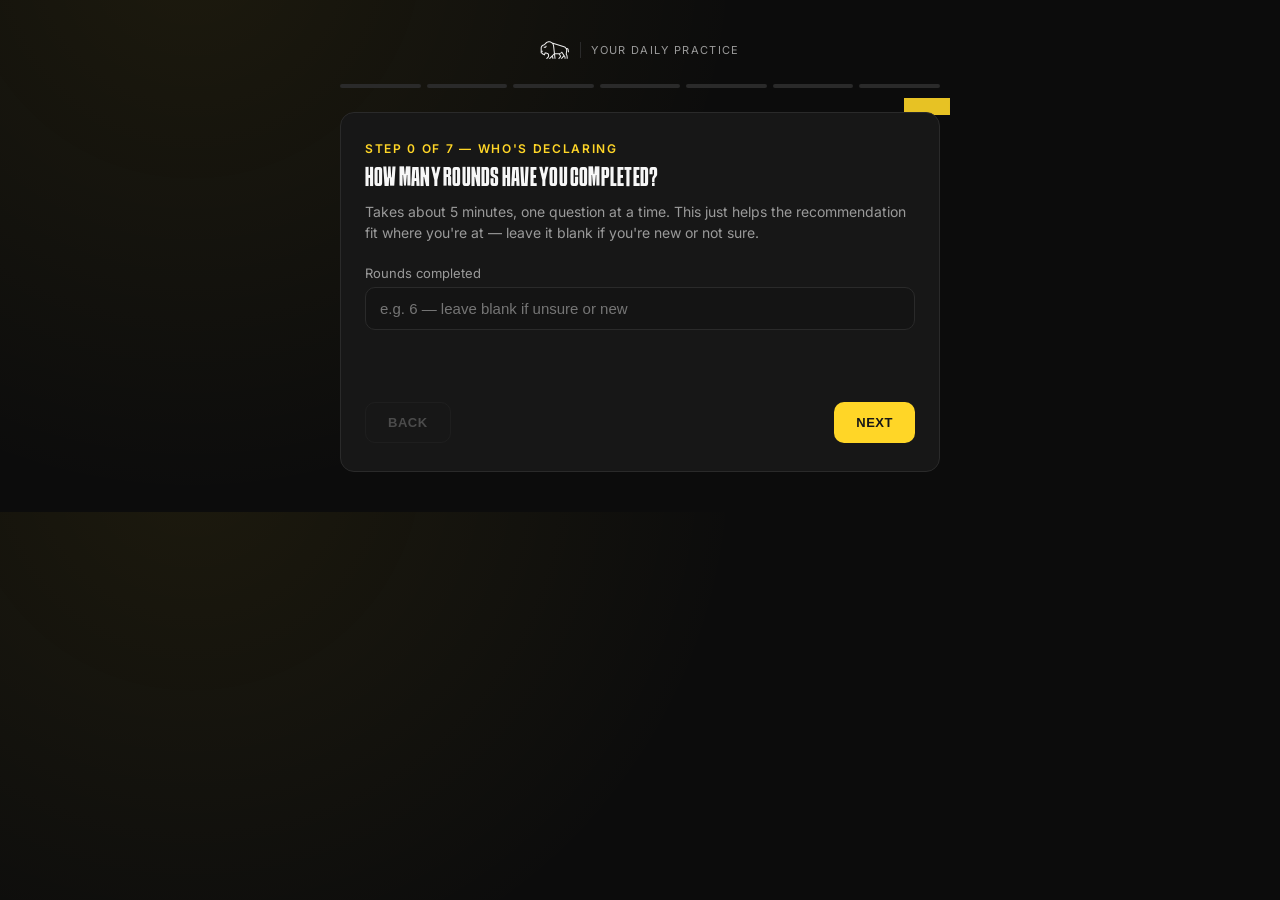
<file: index.html>
<!DOCTYPE html>
<html lang="en">
<head>
<meta charset="UTF-8">
<meta name="viewport" content="width=device-width, initial-scale=1.0">
<title>Your Daily Practice</title>
<link rel="preconnect" href="https://fonts.googleapis.com">
<link rel="preconnect" href="https://fonts.gstatic.com" crossorigin>
<link href="https://fonts.googleapis.com/css2?family=Inter:wght@400;500;600;700&display=swap" rel="stylesheet">
<style>
  @font-face {
    font-family: 'Schabo Condensed';
    src: url('assets/SCHABO-Condensed.woff2') format('woff2');
    font-weight: 400;
    font-style: normal;
  }
  :root {
    --black: #171717;
    --bg: #0c0c0c;
    --surface: #171717;
    --border: #2a2a2a;
    --gold: #ffd627;
    --white: #ffffff;
    --text: #f7f7f7;
    --muted: #9a9a9a;
  }
  * { box-sizing: border-box; }
  body {
    margin: 0;
    background: var(--bg);
    background-image:
      radial-gradient(circle at 15% -10%, rgba(255, 214, 39, 0.07), transparent 45%);
    color: var(--text);
    font-family: 'Inter', -apple-system, BlinkMacSystemFont, "Segoe UI", Helvetica, Arial, sans-serif;
    display: flex;
    justify-content: center;
    padding: 40px 16px;
  }
  .wrap { width: 100%; max-width: 600px; }
  .brand-header {
    display: flex;
    align-items: center;
    justify-content: center;
    gap: 10px;
    margin-bottom: 24px;
  }
  .brand-header img { height: 20px; opacity: 0.92; }
  .brand-header .divider { width: 1px; height: 16px; background: var(--border); }
  .brand-header .tagline {
    font-size: 11px;
    letter-spacing: 0.12em;
    text-transform: uppercase;
    color: var(--muted);
  }
  .card-wrap { position: relative; }
  .yellow-accent {
    position: absolute;
    width: 46px;
    opacity: 0.9;
    top: -14px;
    right: -10px;
    z-index: 0;
    pointer-events: none;
  }
  .progress {
    display: flex;
    gap: 6px;
    margin-bottom: 24px;
  }
  .dot {
    flex: 1;
    height: 4px;
    border-radius: 2px;
    background: var(--border);
    transition: background 0.2s;
  }
  .dot.active { background: var(--gold); }
  .card {
    position: relative;
    background: var(--surface);
    border: 1px solid var(--border);
    border-radius: 14px;
    padding: 28px 24px;
    min-height: 360px;
    display: flex;
    flex-direction: column;
    overflow: hidden;
  }
  .step-label {
    font-size: 12px;
    text-transform: uppercase;
    letter-spacing: 0.14em;
    font-weight: 600;
    color: var(--gold);
    margin-bottom: 8px;
  }
  .sub-progress {
    font-size: 12px;
    color: var(--muted);
    margin-bottom: 2px;
  }
  h1 {
    font-family: 'Schabo Condensed', 'Inter', sans-serif;
    font-weight: 400;
    letter-spacing: 0.01em;
    font-size: 24px;
    line-height: 1.28;
    margin: 0 0 6px 0;
    text-transform: uppercase;
  }
  h1 .hl { color: var(--gold); }
  p.sub {
    color: var(--muted);
    font-size: 14px;
    margin: 0 0 22px 0;
    line-height: 1.5;
  }
  .content { flex: 1; }
  .f-list { display: flex; flex-direction: column; gap: 16px; }
  .f-row {
    padding: 10px 0 14px 0;
    border-bottom: 1px solid var(--border);
  }
  .f-row:last-child { border-bottom: none; }
  .f-top {
    display: grid;
    grid-template-columns: 110px 1fr;
    align-items: center;
    gap: 12px;
    margin-bottom: 8px;
  }
  .f-name { font-size: 14px; font-weight: 600; }
  .other-name-input {
    background: #141414;
    border: 1px solid var(--border);
    border-radius: 6px;
    color: var(--text);
    padding: 4px 8px;
    font-size: 13px;
    font-weight: 600;
    width: 110px;
  }
  .seg {
    display: flex;
    border: 1px solid var(--border);
    border-radius: 8px;
    overflow: hidden;
  }
  .seg button {
    flex: 1;
    background: transparent;
    border: none;
    color: var(--muted);
    font-size: 12px;
    padding: 8px 4px;
    cursor: pointer;
    border-right: 1px solid var(--border);
  }
  .seg button:last-child { border-right: none; }
  .seg button.sel {
    background: var(--gold);
    color: #171717;
    font-weight: 600;
  }
  .how-so {
    width: 100%;
    background: #141414;
    border: 1px solid var(--border);
    border-radius: 8px;
    color: var(--text);
    padding: 8px 10px;
    font-size: 13px;
  }
  .how-so::placeholder { color: #6b6b6b; }
  .big-rating-row { display: flex; flex-direction: column; gap: 20px; }
  .seg-large { display: flex; border: 1px solid var(--border); border-radius: 10px; overflow: hidden; }
  .seg-large button {
    flex: 1;
    background: transparent;
    border: none;
    color: var(--muted);
    font-size: 13px;
    padding: 16px 6px;
    cursor: pointer;
    border-right: 1px solid var(--border);
  }
  .seg-large button:last-child { border-right: none; }
  .seg-large button.sel { background: var(--gold); color: #171717; font-weight: 700; }
  .followup-label {
    font-size: 13px;
    color: var(--gold);
    margin-bottom: 8px;
    line-height: 1.4;
  }
  .how-so-large {
    width: 100%;
    background: #141414;
    border: 1px solid var(--border);
    border-radius: 10px;
    color: var(--text);
    padding: 12px 14px;
    font-size: 14px;
  }
  .how-so-large::placeholder { color: #6b6b6b; }
  .text-link {
    background: none;
    border: none;
    color: var(--gold);
    font-size: 13px;
    font-weight: 600;
    cursor: pointer;
    padding: 0;
    margin-top: 8px;
  }
  .mini-toggle-row {
    display: flex;
    align-items: center;
    justify-content: space-between;
    gap: 12px;
    background: #141414;
    border: 1px solid var(--border);
    border-radius: 10px;
    padding: 10px 14px;
    margin-bottom: 14px;
  }
  .mini-toggle-label { font-size: 13px; color: var(--muted); }
  .gap-list { display: flex; flex-direction: column; gap: 8px; }
  .gap-option {
    background: #141414;
    border: 1px solid var(--border);
    border-radius: 10px;
    padding: 14px 16px;
    cursor: pointer;
    font-size: 14px;
    text-align: left;
  }
  .gap-option .tag {
    display: inline-block;
    font-size: 11px;
    color: var(--muted);
    margin-left: 8px;
  }
  .gap-option .note {
    display: block;
    font-size: 12px;
    color: var(--muted);
    margin-top: 4px;
  }
  .gap-option.sel {
    border-color: var(--gold);
    background: rgba(255, 214, 39, 0.08);
  }
  .gap-hint {
    font-size: 12px;
    color: var(--muted);
    margin-bottom: 12px;
  }
  .add-own-row {
    display: flex;
    gap: 8px;
    margin-top: 10px;
  }
  .add-own-row input {
    margin-bottom: 0;
    flex: 1;
  }
  .add-own-row button {
    background: transparent;
    border: 1px solid var(--border);
    color: var(--gold);
    border-radius: 8px;
    padding: 0 16px;
    cursor: pointer;
    font-size: 13px;
    font-weight: 700;
  }
  input[type=text], input[type=time] {
    width: 100%;
    background: #141414;
    border: 1px solid var(--border);
    border-radius: 10px;
    color: var(--text);
    padding: 12px 14px;
    font-size: 15px;
    margin-bottom: 14px;
  }
  select {
    background: #141414;
    border: 1px solid var(--border);
    border-radius: 10px;
    color: var(--text);
    padding: 12px 8px;
    font-size: 14px;
  }
  label.field-label {
    display: block;
    font-size: 13px;
    color: var(--muted);
    margin-bottom: 6px;
  }
  .nn-row {
    display: grid;
    grid-template-columns: 1fr 90px;
    align-items: center;
    gap: 10px;
    padding: 10px 0;
    border-bottom: 1px solid var(--border);
  }
  .nn-row:last-child { border-bottom: none; }
  .nn-text {
    background: #141414;
    border: 1px solid var(--border);
    border-radius: 8px;
    color: var(--text);
    padding: 8px 10px;
    font-size: 13px;
    width: 100%;
  }
  .nn-toggle {
    display: flex;
    border: 1px solid var(--border);
    border-radius: 8px;
    overflow: hidden;
  }
  .nn-toggle button {
    flex: 1;
    background: transparent;
    border: none;
    color: var(--muted);
    font-size: 12px;
    padding: 8px 4px;
    cursor: pointer;
  }
  .nn-toggle button.sel-in { background: var(--gold); color: #171717; font-weight: 700; }
  .nn-toggle button.sel-out { background: #3a1f1f; color: #ff8080; font-weight: 700; }
  .remove-x {
    background: none;
    border: none;
    color: #6b6b6b;
    cursor: pointer;
    font-size: 16px;
    padding: 0 6px;
  }
  .reset-item {
    display: flex;
    gap: 8px;
    align-items: center;
    margin-bottom: 8px;
  }
  .reset-item input { margin-bottom: 0; flex: 1; }
  .btn-row {
    display: flex;
    justify-content: space-between;
    margin-top: 24px;
  }
  button.nav {
    background: var(--gold);
    color: #171717;
    border: none;
    border-radius: 10px;
    padding: 12px 22px;
    font-size: 13px;
    font-weight: 700;
    letter-spacing: 0.04em;
    text-transform: uppercase;
    cursor: pointer;
    transition: transform 0.12s, box-shadow 0.12s;
  }
  button.nav:not(:disabled):not(.secondary):hover {
    box-shadow: 0 0 0 3px rgba(255, 214, 39, 0.18);
  }
  button.nav.secondary {
    background: transparent;
    color: var(--muted);
    border: 1px solid var(--border);
  }
  button.nav:disabled {
    opacity: 0.4;
    cursor: not-allowed;
  }
  .payoff-heading {
    font-size: 13px;
    color: var(--gold);
    text-transform: uppercase;
    letter-spacing: 0.06em;
    margin-bottom: 6px;
  }
  .result-block {
    background: #141414;
    border: 1px solid var(--border);
    border-radius: 10px;
    padding: 16px;
    margin-bottom: 14px;
  }
  .result-label {
    font-size: 11px;
    text-transform: uppercase;
    letter-spacing: 0.06em;
    color: var(--gold);
    margin-bottom: 6px;
  }
  .result-value {
    font-size: 16px;
    line-height: 1.4;
  }
  .directive {
    background: rgba(255, 214, 39, 0.1);
    border: 1px solid var(--gold);
    border-radius: 10px;
    padding: 14px 16px;
    font-size: 13px;
    line-height: 1.5;
    margin-top: 4px;
  }
</style>
</head>
<body>
<div class="wrap">
  <div class="brand-header">
    <img src="assets/mwod-logo-white.svg" alt="MWOD">
    <div class="divider"></div>
    <div class="tagline">Your Daily Practice</div>
  </div>
  <div class="progress" id="progress"></div>
  <div class="card-wrap">
    <img class="yellow-accent" src="assets/hero-yellow-shape-1.svg" alt="">
    <div class="card" id="card"></div>
  </div>
</div>

<script>
const CORE_AREAS = ["Fitness","Food","Family","Friends","Faith","Work","Frenemies","Money","Projects","Relationships","Phone"];
const RATING_LABELS = {
  "Fitness": ["Absent","Inconsistent","Strong"],
  "Food": ["Careless","Inconsistent","Clean"],
  "Family": ["Distant","Inconsistent","Present"],
  "Friends": ["Isolated","Inconsistent","Connected"],
  "Faith": ["Dormant","Inconsistent","Grounded"],
  "Work": ["Behind","Treading Water","On Top Of It"],
  "Frenemies": ["Overexposed","Managing","Protected"],
  "Money": ["Avoiding It","Inconsistent","In Control"],
  "Projects": ["Stalled","Moving","On Track"],
  "Relationships": ["Neglected","Inconsistent","Invested"],
  "Phone": ["Out Of Control","Some Control","Disciplined"]
};
function ratingLabelsFor(key) {
  return RATING_LABELS[key] || ["Absent","Inconsistent","Strong"];
}
function areaFollowUpPrompt(rating) {
  if (rating === "strong") return "What made that work?";
  if (rating === "inconsistent") return "What made it hit and miss?";
  if (rating === "absent") return "What got in the way?";
  return "How so?";
}
const DEFAULT_NON_NEGOTIABLES = [
  { text: "Sleep — 7+ hrs average per week, no phone in bed", status: "in" },
  { text: "Hydration — 90+ oz of water every day", status: "in" },
  { text: "Nutrition — eat clean: meat, vegetables, nuts, seeds, some fruit; avoid processed food and added sugar", status: "in" },
  { text: "Movement — 1+ hr workout, 6 days a week", status: "in" },
  { text: "Check-ins — check in with your community 6 days a week", status: "in" }
];

const state = {
  fRatings: {},
  fHowSo: {},
  fSubIndex: 0,
  showAddArea: false,
  customAreas: [],
  gapPicks: [],
  practices: {},
  time: "",
  anchor: "",
  backupTime: "",
  backupAnchor: "",
  nonNegotiables: DEFAULT_NON_NEGOTIABLES.map(x => ({...x})),
  resetItems: ["No alcohol", "No processed food", "No refined sugar"],
  resetMonth: "", resetDay: "", resetYear: "",
  email: "",
  roundCount: "",  // completed rounds, filled in after lookup
  returningAfterGap: false  // true | false
};
let step = 0;
const TOTAL_STEPS = 7;

function allAreaKeys() {
  return [...CORE_AREAS, ...state.customAreas];
}
function labelFor(key) { return key; }

function renderProgress() {
  const el = document.getElementById("progress");
  el.innerHTML = "";
  for (let i = 1; i <= TOTAL_STEPS; i++) {
    const d = document.createElement("div");
    d.className = "dot" + (i <= step ? " active" : "");
    el.appendChild(d);
  }
}

function setRating(f, val) { state.fRatings[f] = val; render(); }
function setHowSo(f, val) { state.fHowSo[f] = val; }

function addCustomArea() {
  const input = document.getElementById("customAreaInput");
  const val = input.value.trim();
  if (val && !allAreaKeys().includes(val)) {
    state.customAreas.push(val);
    state.showAddArea = false;
    render();
  }
}

function toggleGap(f) {
  const idx = state.gapPicks.indexOf(f);
  if (idx >= 0) state.gapPicks.splice(idx, 1);
  else if (state.gapPicks.length < 5) state.gapPicks.push(f);
  render();
}

function setPracticeField(key, field, val) {
  if (!state.practices[key]) state.practices[key] = { practice: "", doneDefinition: "", amount: "" };
  state.practices[key][field] = val;
  updateNavButton();
}

function toggleNN(idx) {
  state.nonNegotiables[idx].status = state.nonNegotiables[idx].status === "in" ? "out" : "in";
  render();
}
function setNNText(idx, val) { state.nonNegotiables[idx].text = val; }
function removeNN(idx) { state.nonNegotiables.splice(idx, 1); render(); }
function addNN() {
  const input = document.getElementById("newNNInput");
  const val = input.value.trim();
  if (val) { state.nonNegotiables.push({ text: val, status: "in" }); render(); }
}

function setResetItem(idx, val) { state.resetItems[idx] = val; }
function addResetItem() {
  state.resetItems.push("");
  render();
}
function removeResetItem(idx) { state.resetItems.splice(idx, 1); render(); }
function syncResetDate() { updateNavButton(); render(); }

function canAdvance() {
  if (step === 0) return true; // round count is optional
  if (step === 1) {
    const keys = allAreaKeys();
    const key = keys[Math.min(state.fSubIndex, keys.length - 1)];
    return !!state.fRatings[key];
  }
  if (step === 2) return state.gapPicks.length > 0;
  if (step === 3) return true; // non-negotiables always have defaults
  if (step === 4) return state.gapPicks.every(k => {
    const p = state.practices[k];
    return p && p.practice.trim().length > 0 && p.doneDefinition.trim().length > 0 && p.amount.trim().length > 0;
  });
  if (step === 5) return !!state.time && state.anchor.trim().length > 0;
  if (step === 6) return !!state.backupTime && state.backupAnchor.trim().length > 0;
  if (step === 7) return !!(state.resetMonth && state.resetDay && state.resetYear) && state.resetItems.some(r => r.trim().length > 0);
  return true;
}
function updateNavButton() {
  const btn = document.getElementById("nextBtn");
  if (btn) btn.disabled = !canAdvance();
}
function next() {
  if (!canAdvance()) return;
  if (step === 1) {
    const keys = allAreaKeys();
    if (state.fSubIndex < keys.length - 1) { state.fSubIndex++; render(); return; }
    step = 2; render(); return;
  }
  if (step <= TOTAL_STEPS) { step++; render(); }
}
function back() {
  if (step === 1) {
    if (state.fSubIndex > 0) { state.fSubIndex--; render(); }
    else { step = 0; render(); }
    return;
  }
  if (step === 2) {
    step = 1;
    state.fSubIndex = Math.max(0, allAreaKeys().length - 1);
    render();
    return;
  }
  if (step > 0) { step--; render(); }
}

function setReturningGap(val) { state.returningAfterGap = val; render(); }

function renderStep0() {
  return `
    <div class="step-label">Step 0 of 7 — Who's Declaring</div>
    <h1>How many rounds have you completed?</h1>
    <p class="sub">Takes about 5 minutes, one question at a time. This just helps the recommendation fit where you're at — leave it blank if you're new or not sure.</p>
    <div class="content">
      <label class="field-label">Rounds completed</label>
      <input type="text" placeholder="e.g. 6 — leave blank if unsure or new" value="${state.roundCount}" oninput="state.roundCount=this.value; render();">
    </div>
  `;
}

function renderStep1() {
  const keys = allAreaKeys();
  const idx = Math.min(state.fSubIndex, keys.length - 1);
  const key = keys[idx];
  const rating = state.fRatings[key] || "";
  const [lo, mid, hi] = ratingLabelsFor(key);
  const followUp = rating ? `
    <div>
      <label class="followup-label">${areaFollowUpPrompt(rating)}</label>
      <input type="text" class="how-so-large" placeholder="Say it plainly — one sentence is plenty." value="${state.fHowSo[key]||''}" oninput="setHowSo('${key}', this.value)">
    </div>
  ` : "";
  const addBox = idx === keys.length - 1 ? (
    state.showAddArea
      ? `
        <div class="add-own-row" style="margin-top:18px;">
          <input type="text" id="customAreaInput" placeholder="Name the area (e.g. Sleep, Phone)">
          <button onclick="addCustomArea()">+ Add</button>
        </div>
      `
      : `<button class="text-link" onclick="state.showAddArea=true; render();">+ Track another area</button>`
  ) : "";
  return `
    <div class="step-label">Look Back</div>
    <div class="sub-progress">Question ${idx + 1} of ${keys.length}</div>
    <h1>Recently, how's <span class="hl">${key}</span> actually gone?</h1>
    <p class="sub">Rate what really happened — not how you wish it went.</p>
    <div class="content">
      <div class="big-rating-row">
        <div class="seg-large">
          <button class="${rating==='absent'?'sel':''}" onclick="setRating('${key}','absent')">${lo}</button>
          <button class="${rating==='inconsistent'?'sel':''}" onclick="setRating('${key}','inconsistent')">${mid}</button>
          <button class="${rating==='strong'?'sel':''}" onclick="setRating('${key}','strong')">${hi}</button>
        </div>
        ${followUp}
      </div>
      ${addBox}
    </div>
  `;
}

function tenureNudge() {
  if (state.returningAfterGap === true) {
    return `<div class="directive">You're coming back after time away — that resets the clock, regardless of how many rounds you've done before. Lean toward 1–2. Rebuild the streak before you rebuild the list.</div>`;
  }
  const n = parseInt(state.roundCount, 10);
  if (isNaN(n)) return "";
  if (n <= 1) return `<div class="directive">You're new to this. Lean toward picking just 1 — maybe 2. Consistency beats a long list right now.</div>`;
  if (n <= 3) return `<div class="directive">A few rounds in. 1–2 is still a solid move — no need to max it out to prove something.</div>`;
  return "";
}

function renderStep2() {
  const keys = allAreaKeys();
  const flagged = keys.filter(k => state.fRatings[k] === "inconsistent" || state.fRatings[k] === "absent");
  const list = flagged.length ? flagged : keys.filter(k => state.fRatings[k]);
  return `
    <div class="step-label">Step 2 of 7 — Course Correct</div>
    <h1>Where's the gap between who you're trying to become and what you actually did?</h1>
    <p class="sub gap-hint">Pick 1 to 5 to put yourself on the hook for.</p>
    <div class="mini-toggle-row">
      <span class="mini-toggle-label">Coming back after time off?</span>
      <div class="seg" style="max-width:140px;">
        <button class="${state.returningAfterGap===true?'sel':''}" onclick="setReturningGap(true)">Yes</button>
        <button class="${state.returningAfterGap===false?'sel':''}" onclick="setReturningGap(false)">No</button>
      </div>
    </div>
    ${tenureNudge()}
    <div class="content">
      <div class="gap-list">
        ${list.map(k => `
          <div class="gap-option ${state.gapPicks.includes(k)?'sel':''}" onclick="toggleGap('${k}')">
            ${labelFor(k)} <span class="tag">${state.fRatings[k]||''}</span>
            ${state.fHowSo[k] ? `<span class="note">${state.fHowSo[k]}</span>` : ''}
          </div>
        `).join("")}
      </div>
    </div>
  `;
}

function renderStep3() {
  return `
    <div class="step-label">Step 3 of 7 — Non-Negotiables</div>
    <h1>These are the things you never miss, no matter what.</h1>
    <p class="sub">Suggested defaults below. Edit any of them, mark In or Out, or remove and add your own.</p>
    <div class="content">
      <div class="f-list">
        ${state.nonNegotiables.map((nn, i) => `
          <div class="nn-row">
            <input type="text" class="nn-text" value="${nn.text.replace(/"/g,'&quot;')}" oninput="setNNText(${i}, this.value)">
            <div style="display:flex; align-items:center; gap:6px;">
              <div class="nn-toggle">
                <button class="${nn.status==='in'?'sel-in':''}" onclick="setNNText(${i}, document.querySelectorAll('.nn-text')[${i}].value); state.nonNegotiables[${i}].status='in'; render();">In</button>
                <button class="${nn.status==='out'?'sel-out':''}" onclick="setNNText(${i}, document.querySelectorAll('.nn-text')[${i}].value); state.nonNegotiables[${i}].status='out'; render();">Out</button>
              </div>
              <button class="remove-x" onclick="removeNN(${i})">✕</button>
            </div>
          </div>
        `).join("")}
      </div>
      <div class="add-own-row">
        <input type="text" id="newNNInput" placeholder="Add your own non-negotiable">
        <button onclick="addNN()">+ Add</button>
      </div>
    </div>
  `;
}

function practiceBlock(key) {
  const p = state.practices[key] || { practice: "", doneDefinition: "", amount: "" };
  return `
    <div class="f-row">
      <div class="f-name" style="margin-bottom:10px;">${labelFor(key)}</div>
      <label class="field-label">The practice</label>
      <input type="text" placeholder="e.g. 20 min walk before checking my phone" value="${p.practice}" oninput="setPracticeField('${key}','practice',this.value)">
      <label class="field-label">How will you know you've done it?</label>
      <input type="text" placeholder="e.g. I logged it / it happened outside" value="${p.doneDefinition}" oninput="setPracticeField('${key}','doneDefinition',this.value)">
      <label class="field-label">For how long, or how much?</label>
      <input type="text" placeholder="e.g. 20 minutes, or 1hr, 10am-5pm" value="${p.amount}" oninput="setPracticeField('${key}','amount',this.value)">
    </div>
  `;
}

function renderStep4() {
  const areas = state.gapPicks.map(labelFor).join(" & ") || "this area";
  return `
    <div class="step-label">Step 4 of 7 — Name The Practice</div>
    <h1>Name a daily habit for ${areas}.</h1>
    <p class="sub">Each one needs a little friction in it — not something you're already coasting on.</p>
    <div class="content">
      ${state.gapPicks.map(k => practiceBlock(k)).join("")}
    </div>
  `;
}

function renderStep5() {
  return `
    <div class="step-label">Step 5 of 7 — When</div>
    <h1>What actual time does this happen?</h1>
    <p class="sub">Tie it to something already fixed in your day.</p>
    <div class="content">
      <label class="field-label">Time</label>
      <input type="time" value="${state.time}" oninput="state.time=this.value; updateNavButton();">
      <label class="field-label">Tied to</label>
      <input type="text" placeholder="e.g. right after I pour my coffee" value="${state.anchor}" oninput="state.anchor=this.value; updateNavButton();">
    </div>
  `;
}

function renderStep6() {
  return `
    <div class="step-label">Step 6 of 7 — When It Breaks</div>
    <h1>Your day will get knocked off track sometimes. Decide the backup now.</h1>
    <p class="sub">If today goes sideways, what's the backup time to still get this done?</p>
    <div class="content">
      <label class="field-label">Backup time</label>
      <input type="time" value="${state.backupTime}" oninput="state.backupTime=this.value; updateNavButton();">
      <label class="field-label">Tied to</label>
      <input type="text" placeholder="e.g. right before I go to bed" value="${state.backupAnchor}" oninput="state.backupAnchor=this.value; updateNavButton();">
    </div>
  `;
}

function addDays(dateStr, days) {
  const d = new Date(dateStr + "T00:00:00");
  d.setDate(d.getDate() + days);
  return d;
}
function formatDate(d) {
  return d.toLocaleDateString('en-US', { weekday: 'long', month: 'long', day: 'numeric' });
}
const MONTH_NAMES = ["January","February","March","April","May","June","July","August","September","October","November","December"];

function renderStep7() {
  let rangeHtml = "";
  let resetDate = "";
  if (state.resetMonth && state.resetDay && state.resetYear) {
    resetDate = `${state.resetYear}-${String(state.resetMonth).padStart(2,'0')}-${String(state.resetDay).padStart(2,'0')}`;
    const start = new Date(resetDate + "T00:00:00");
    const end = addDays(resetDate, 27);
    rangeHtml = `<div class="directive">Put this on your calendar now: <strong>${formatDate(start)}</strong> through <strong>${formatDate(end)}</strong>. Four complete, consecutive weeks. No exceptions.</div>`;
  }
  const monthOpts = MONTH_NAMES.map((m,i) => `<option value="${i+1}" ${Number(state.resetMonth)===i+1?'selected':''}>${m}</option>`).join("");
  const dayOpts = Array.from({length:31}, (_,i)=>i+1).map(d => `<option value="${d}" ${Number(state.resetDay)===d?'selected':''}>${d}</option>`).join("");
  const yearOpts = [26,27,28].map(y => `<option value="20${y}" ${Number(state.resetYear)===2000+y?'selected':''}>'${y}</option>`).join("");
  return `
    <div class="step-label">Step 7 of 7 — The Reset</div>
    <h1>Pick 4 consecutive weeks this quarter to live at full strength — no exceptions.</h1>
    <p class="sub">Suggested defaults below. Edit them to whatever full-strength means for you.</p>
    <div class="content">
      ${state.resetItems.map((item, i) => `
        <div class="reset-item">
          <input type="text" value="${item.replace(/"/g,'&quot;')}" oninput="setResetItem(${i}, this.value)" placeholder="e.g. No alcohol">
          <button class="remove-x" onclick="removeResetItem(${i})">✕</button>
        </div>
      `).join("")}
      <div class="add-own-row" style="margin-bottom:16px;">
        <button onclick="addResetItem()" style="flex:none;">+ Add another</button>
      </div>
      <label class="field-label">Start date</label>
      <div style="display:flex; gap:8px;">
        <select onchange="state.resetMonth=this.value; syncResetDate();">
          <option value="">Month</option>${monthOpts}
        </select>
        <select onchange="state.resetDay=this.value; syncResetDate();">
          <option value="">Day</option>${dayOpts}
        </select>
        <select onchange="state.resetYear=this.value; syncResetDate();">
          <option value="">Year</option>${yearOpts}
        </select>
      </div>
      ${rangeHtml}
    </div>
  `;
}

function renderResult() {
  const baselineKeys = allAreaKeys().filter(k => state.fRatings[k]);
  const baselineDetails = baselineKeys.map(k => {
    const rating = state.fRatings[k];
    const note = state.fHowSo[k] ? ` — ${state.fHowSo[k]}` : " — (nothing noted)";
    return `<strong>${labelFor(k)}</strong> (${rating})${note}`;
  }).join("<br>");
  const gapDetails = state.gapPicks.map(k => {
    const rating = state.fRatings[k];
    const note = state.fHowSo[k] ? ` — ${state.fHowSo[k]}` : "";
    return `${labelFor(k)}: ${rating}${note}`;
  }).join("<br>");
  let resetRangeText = "—";
  if (state.resetMonth && state.resetDay && state.resetYear) {
    const resetDate = `${state.resetYear}-${String(state.resetMonth).padStart(2,'0')}-${String(state.resetDay).padStart(2,'0')}`;
    const start = new Date(resetDate + "T00:00:00");
    const end = addDays(resetDate, 27);
    resetRangeText = `${formatDate(start)} → ${formatDate(end)}`;
  }
  const nnIn = state.nonNegotiables.filter(nn => nn.status === "in");
  const nnOut = state.nonNegotiables.filter(nn => nn.status === "out");

  return `
    <div class="payoff-heading">Your Daily Practice — Locked In</div>
    <h1>Here's what you just committed to.</h1>
    <p class="sub">Save it, screenshot it, put it somewhere you'll actually see it.</p>
    <div class="content">
      <div class="result-block">
        <div class="result-label">Look Back</div>
        <div class="result-value" style="font-size:14px;">${baselineDetails}</div>
      </div>
      <div class="result-block">
        <div class="result-label">Non-Negotiables</div>
        <div class="result-value" style="font-size:14px;">
          ${nnIn.map(nn => `✓ ${nn.text}`).join("<br>")}
          ${nnOut.length ? `<br><span style="color:var(--muted);">Out: ${nnOut.map(nn=>nn.text).join(', ')}</span>` : ''}
        </div>
      </div>
      <div class="result-block">
        <div class="result-label">Course Correction</div>
        <div class="result-value">${gapDetails}</div>
      </div>
      ${state.gapPicks.map(k => {
        const p = state.practices[k] || { practice: "", doneDefinition: "", amount: "" };
        return `
        <div class="result-block">
          <div class="result-label">Practice — ${labelFor(k)}</div>
          <div class="result-value">${p.practice}</div>
          <div class="result-value" style="margin-top:6px; font-size:13px; color: var(--muted);">Done when: ${p.doneDefinition} — ${p.amount}</div>
        </div>
      `;
      }).join("")}
      <div class="result-block">
        <div class="result-label">When</div>
        <div class="result-value">${state.time || "—"} · ${state.anchor}</div>
      </div>
      <div class="result-block">
        <div class="result-label">When It Breaks</div>
        <div class="result-value">${state.backupTime || "—"} · ${state.backupAnchor}</div>
      </div>
      <div class="result-block">
        <div class="result-label">The Reset — 4 Weeks</div>
        <div class="result-value">${resetRangeText}</div>
        <div class="result-value" style="margin-top:6px; font-size:13px; color: var(--muted);">${state.resetItems.filter(r=>r.trim()).join(' · ')}</div>
      </div>
    </div>
    <div class="btn-row">
      <button class="nav secondary" onclick="step=1; state.fSubIndex=0; render();">Start Over</button>
      <div></div>
    </div>
  `;
}

function render() {
  renderProgress();
  const card = document.getElementById("card");
  let html = "";
  if (step === 0) html = renderStep0();
  else if (step === 1) html = renderStep1();
  else if (step === 2) html = renderStep2();
  else if (step === 3) html = renderStep3();
  else if (step === 4) html = renderStep4();
  else if (step === 5) html = renderStep5();
  else if (step === 6) html = renderStep6();
  else if (step === 7) html = renderStep7();
  else html = renderResult();

  if (step <= TOTAL_STEPS) {
    html += `
      <div class="btn-row">
        <button class="nav secondary" onclick="back()" ${step===0?'disabled':''}>Back</button>
        <button class="nav primary" id="nextBtn" onclick="next()" ${canAdvance()?'':'disabled'}>${step===TOTAL_STEPS?'See My Practice':'Next'}</button>
      </div>
    `;
  }
  card.innerHTML = html;
}

render();
</script>
</body>
</html>
</file>
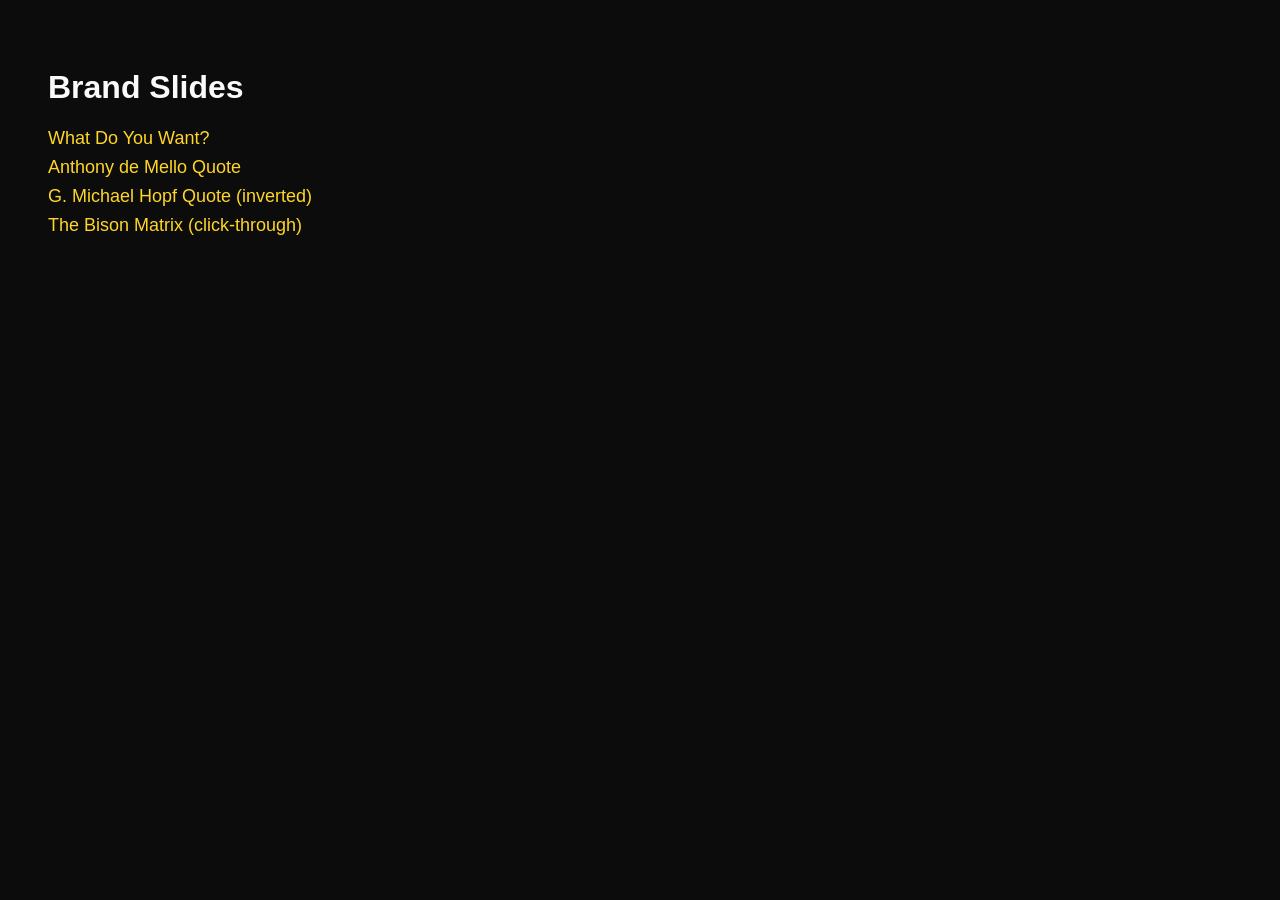
<file: slides/index.html>
<!DOCTYPE html>
<html><head><meta charset="UTF-8"><title>Brand Slides</title>
<style>
  body{background:#0c0c0c;color:#fafafa;font-family:sans-serif;padding:40px;}
  a{color:#ffd627;display:block;margin:8px 0;font-size:18px;text-decoration:none;}
  a:hover{text-decoration:underline;}
</style></head>
<body>
<h1>Brand Slides</h1>
<a href="/slides/slide-what-do-you-want.html">What Do You Want?</a>
<a href="/slides/slide-de-mello-quote.html">Anthony de Mello Quote</a>
<a href="/slides/slide-hopf-quote.html">G. Michael Hopf Quote (inverted)</a>
<a href="/slides/slide-bison-matrix.html">The Bison Matrix (click-through)</a>
</body></html>
</file>
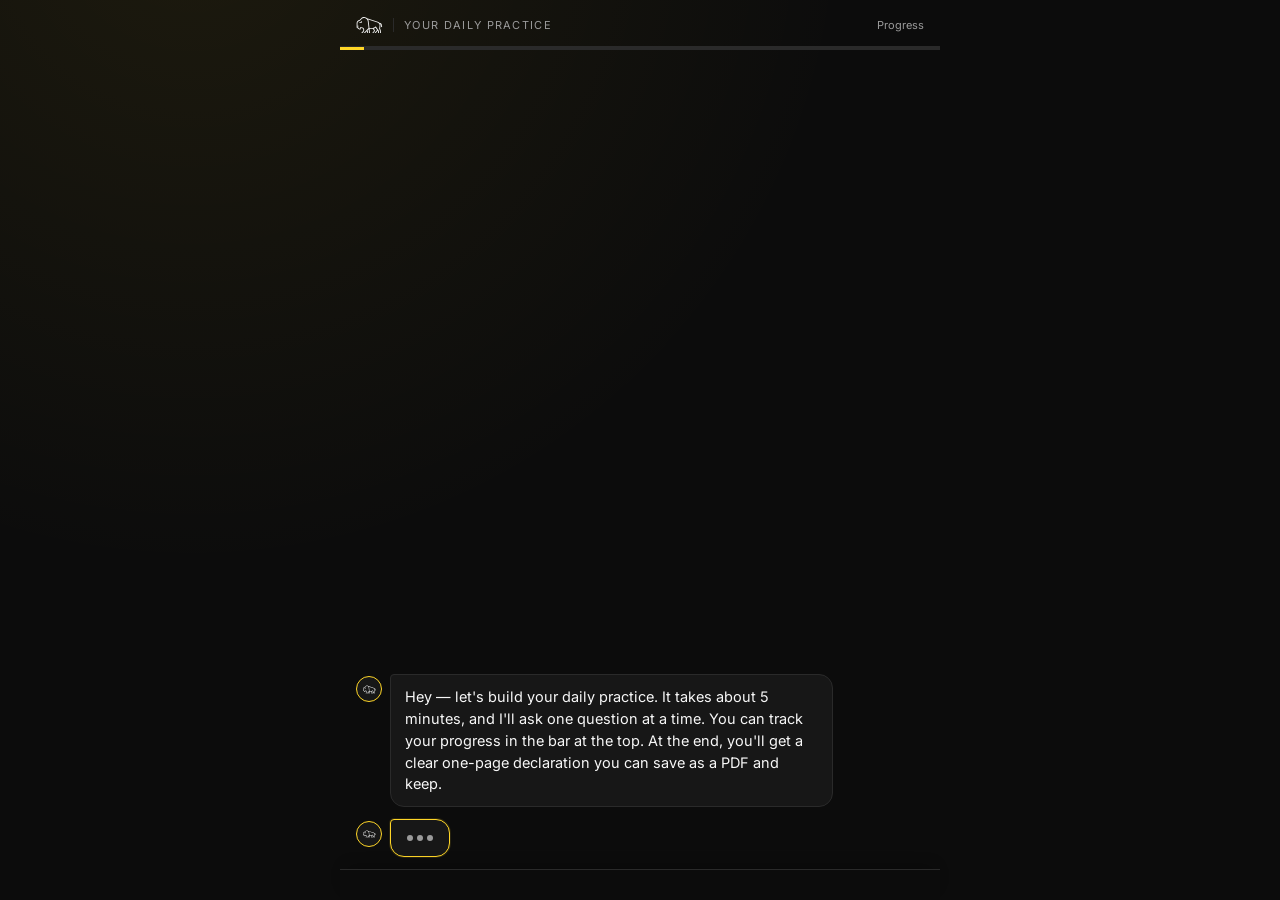
<file: chat.html>
<!DOCTYPE html>
<html lang="en">
<head>
<meta charset="UTF-8">
<meta name="viewport" content="width=device-width, initial-scale=1.0, maximum-scale=1.0, viewport-fit=cover">
<title>Your Daily Practice</title>
<link rel="preconnect" href="https://fonts.googleapis.com">
<link rel="preconnect" href="https://fonts.gstatic.com" crossorigin>
<link href="https://fonts.googleapis.com/css2?family=Inter:wght@400;500;600;700&display=swap" rel="stylesheet">
<style>
  @font-face {
    font-family: 'Schabo Condensed';
    src: url('assets/SCHABO-Condensed.woff2') format('woff2');
    font-weight: 400;
    font-style: normal;
  }
  :root {
    --bg: #0c0c0c;
    --surface: #171717;
    --surface-2: #1d1d1d;
    --border: #2a2a2a;
    --gold: #ffd627;
    --text: #f7f7f7;
    --muted: #9a9a9a;
  }
  * { box-sizing: border-box; }
  html, body {
    margin: 0;
    height: 100%;
    background: var(--bg);
    background-image: radial-gradient(circle at 15% -10%, rgba(255, 214, 39, 0.07), transparent 45%);
    color: var(--text);
    font-family: 'Inter', -apple-system, BlinkMacSystemFont, "Segoe UI", Helvetica, Arial, sans-serif;
  }
  .app {
    max-width: 600px;
    margin: 0 auto;
    height: 100vh;
    /* 100vh on mobile Safari includes the space behind the collapsing
       address bar, so the real visible viewport is shorter than this —
       dvh tracks the actual visible area and fixes it where supported. */
    height: 100dvh;
    display: flex;
    flex-direction: column;
  }
  .header {
    display: flex;
    align-items: center;
    gap: 10px;
    padding: calc(16px + env(safe-area-inset-top)) 16px 12px;
    border-bottom: 1px solid var(--border);
    flex-shrink: 0;
  }
  .header img { height: 18px; opacity: 0.92; }
  .header .divider { width: 1px; height: 14px; background: var(--border); }
  .header .tagline {
    font-size: 11px;
    letter-spacing: 0.12em;
    text-transform: uppercase;
    color: var(--muted);
  }
  .bubble a { color: var(--gold); text-decoration: underline; }
  .row.user .bubble a { color: #171717; }
  .header-right {
    margin-left: auto;
    font-size: 11px;
    color: var(--muted);
    white-space: nowrap;
  }
  .progress-track {
    height: 3px;
    background: var(--border);
    flex-shrink: 0;
  }
  .progress-fill {
    height: 100%;
    background: var(--gold);
    transition: width 0.3s ease;
    width: 0%;
  }
  .scroll {
    flex: 1;
    overflow-y: auto;
    padding: 20px 16px 12px;
    display: flex;
    flex-direction: column;
    gap: 12px;
  }
  /* Push short conversations to the bottom with a margin on the first
     bubble rather than justify-content:flex-end on the scroll container.
     flex-end + overflow-y:auto is a known browser bug: once content is
     taller than the viewport, the overflowing top portion becomes
     unreachable by scrolling. margin-top:auto gets the same "stick to
     bottom when short" look without breaking scroll once content grows
     (e.g. the long results screen). */
  .scroll > *:first-child { margin-top: auto; }
  .row { display: flex; }
  .row.george { justify-content: flex-start; }
  .row.user { justify-content: flex-end; }
  .avatar {
    width: 26px; height: 26px;
    border-radius: 50%;
    background: var(--surface);
    border: 1px solid var(--gold);
    display: flex; align-items: center; justify-content: center;
    flex-shrink: 0;
    margin-right: 8px;
    margin-top: 2px;
  }
  .avatar img { width: 13px; height: auto; opacity: 0.95; }
  .bubble {
    max-width: 78%;
    padding: 11px 14px;
    border-radius: 14px;
    font-size: 14.5px;
    line-height: 1.5;
  }
  .bubble .hl { color: var(--gold); font-weight: 600; }
  .row.george .bubble {
    background: var(--surface);
    border: 1px solid var(--border);
    border-top-left-radius: 4px;
  }
  /* The live question — always the most recent George bubble — gets a gold
     border so it's visually distinct from everything already scrolled past.
     Applied by renderTranscript() marking only the last transcript item. */
  .row.george.live .bubble {
    border: 1.5px solid var(--gold);
    box-shadow: 0 0 0 1px rgba(255, 214, 39, 0.12);
  }
  .row.user .bubble {
    background: var(--gold);
    color: #171717;
    font-weight: 500;
    border-top-right-radius: 4px;
  }
  .typing-dots {
    display: flex;
    gap: 4px;
    padding: 4px 2px;
  }
  .typing-dots span {
    width: 6px; height: 6px;
    border-radius: 50%;
    background: var(--muted);
    animation: bounce 1.2s infinite;
  }
  .typing-dots span:nth-child(2) { animation-delay: 0.15s; }
  .typing-dots span:nth-child(3) { animation-delay: 0.3s; }
  @keyframes bounce {
    0%, 60%, 100% { transform: translateY(0); opacity: 0.5; }
    30% { transform: translateY(-4px); opacity: 1; }
  }
  /* .card is only ever the currently-active input (non-negotiables,
     practice, timing, reset) — never past/answered content — so a gold
     border here is always "the thing at hand", never a stale highlight. */
  .card {
    background: var(--surface-2);
    border: 1.5px solid var(--gold);
    border-radius: 12px;
    padding: 14px;
  }
  .card + .card { margin-top: 8px; }
  .input-area {
    border-top: 1px solid var(--border);
    padding: 14px 16px calc(16px + env(safe-area-inset-bottom));
    flex-shrink: 0;
    background: var(--bg);
    box-shadow: 0 -8px 16px -8px rgba(0,0,0,0.4);
  }
  .chip-row {
    display: flex;
    flex-wrap: wrap;
    gap: 8px;
  }
  .chip {
    background: rgba(255, 214, 39, 0.1);
    border: 1.5px solid var(--gold);
    color: var(--gold);
    border-radius: 20px;
    padding: 10px 18px;
    font-size: 14px;
    font-weight: 700;
    cursor: pointer;
    transition: background 0.12s, transform 0.08s;
  }
  .chip:hover { background: rgba(255, 214, 39, 0.22); }
  .chip:active { transform: scale(0.97); }
  .chip.sel {
    background: var(--gold);
    color: #171717;
    border-color: var(--gold);
    font-weight: 700;
  }
  .text-row {
    display: flex;
    gap: 8px;
  }
  .text-row input[type=text], .text-row input[type=time] {
    flex: 1;
    background: var(--surface);
    border: 1.5px solid var(--gold);
    border-radius: 22px;
    color: var(--text);
    padding: 11px 16px;
    /* 16px minimum stops iOS Safari from force-zooming the whole page on
       focus — that zoom/unzoom on every text question was the main cause
       of the reported mobile spacing glitches. */
    font-size: 16px;
  }
  .text-row input:focus { outline: none; border-color: var(--gold); }
  button.send {
    background: var(--gold);
    color: #171717;
    border: none;
    border-radius: 22px;
    padding: 13px 22px;
    min-height: 46px;
    font-size: 14px;
    font-weight: 700;
    letter-spacing: 0.03em;
    text-transform: uppercase;
    cursor: pointer;
  }
  button.send:disabled { opacity: 0.35; cursor: not-allowed; }
  button.send.ghost {
    background: transparent;
    color: var(--muted);
    border: 1px solid var(--border);
  }
  .continue-row {
    display: flex;
    justify-content: flex-end;
    margin-top: 10px;
  }
  /* Continue is the primary action on every card screen — make it a full
     width, easy-to-reach target instead of a small pill in the corner. */
  .continue-row .send { width: 100%; }
  .back-link {
    background: none;
    border: none;
    color: var(--muted);
    font-size: 12.5px;
    cursor: pointer;
    padding: 0;
    margin-bottom: 10px;
    display: block;
  }
  .back-link:hover { color: var(--text); }
  .field-label {
    display: block;
    font-size: 12px;
    color: var(--muted);
    margin-bottom: 5px;
  }
  .nn-row, .reset-row {
    display: flex;
    align-items: center;
    gap: 8px;
    padding: 7px 0;
    border-bottom: 1px solid var(--border);
  }
  .nn-row:last-child, .reset-row:last-child { border-bottom: none; }
  .card input[type=text] {
    width: 100%;
    background: var(--surface);
    border: 1px solid var(--border);
    border-radius: 8px;
    color: var(--text);
    padding: 8px 10px;
    /* 16px minimum — see .text-row input note above re: iOS zoom. */
    font-size: 16px;
    margin-bottom: 8px;
  }
  .nn-toggle { display: flex; border: 1px solid var(--border); border-radius: 8px; overflow: hidden; flex-shrink: 0; }
  .nn-toggle button { background: transparent; border: none; color: var(--muted); font-size: 11px; padding: 6px 10px; cursor: pointer; }
  .nn-toggle button.sel-in { background: var(--gold); color: #171717; font-weight: 700; }
  .nn-toggle button.sel-out { background: #3a1f1f; color: #ff8080; font-weight: 700; }
  .remove-x { background: none; border: none; color: #6b6b6b; cursor: pointer; font-size: 15px; padding: 0 4px; flex-shrink: 0; }
  .add-row { display: flex; gap: 6px; margin-top: 4px; }
  .add-row input { margin-bottom: 0 !important; flex: 1; }
  .add-row button { background: transparent; border: 1px solid var(--border); color: var(--gold); border-radius: 8px; padding: 0 12px; font-size: 12px; font-weight: 700; cursor: pointer; }
  select.date-sel {
    background: var(--surface);
    border: 1px solid var(--border);
    border-radius: 8px;
    color: var(--text);
    padding: 10px 6px;
    font-size: 16px;
  }
  .directive {
    background: rgba(255, 214, 39, 0.1);
    border: 1px solid var(--gold);
    border-radius: 10px;
    padding: 10px 13px;
    font-size: 13px;
    line-height: 1.5;
  }
  .result-block { margin-bottom: 10px; }
  .result-block.highlight {
    border: 1px solid var(--gold);
    background: rgba(255, 214, 39, 0.08);
    border-radius: 10px;
    padding: 10px 12px;
  }
  .result-label {
    font-size: 10.5px;
    text-transform: uppercase;
    letter-spacing: 0.06em;
    color: var(--gold);
    margin-bottom: 4px;
  }
  .result-value { font-size: 14px; line-height: 1.4; }
  .progress-hint {
    font-size: 11px;
    color: var(--muted);
    text-align: center;
    margin-bottom: 2px;
  }
  .result-actions {
    display: flex;
    flex-direction: column;
    gap: 10px;
    margin-top: 6px;
  }
  button.pdf-btn {
    background: transparent;
    border: 1px solid var(--gold);
    color: var(--gold);
    border-radius: 22px;
    padding: 11px 18px;
    font-size: 13px;
    font-weight: 700;
    letter-spacing: 0.03em;
    text-transform: uppercase;
    cursor: pointer;
  }
  button.pdf-btn:hover { background: rgba(255, 214, 39, 0.1); }
  .subscribe-box {
    background: var(--surface-2);
    border: 1px solid var(--border);
    border-radius: 12px;
    padding: 14px;
    margin-top: 4px;
  }
  .subscribe-box p {
    font-size: 13px;
    color: var(--muted);
    margin: 0 0 10px 0;
    line-height: 1.5;
  }
  .subscribe-row { display: flex; gap: 8px; }
  .subscribe-row input {
    flex: 1;
    background: var(--surface);
    border: 1px solid var(--border);
    border-radius: 20px;
    color: var(--text);
    padding: 10px 14px;
    font-size: 13.5px;
  }
  .subscribe-row input:focus { outline: none; border-color: var(--gold); }
  .subscribe-status {
    font-size: 12px;
    color: var(--gold);
    margin-top: 8px;
  }
  @media print {
    @page { margin: 0.5in; }
    body { background: #fdfaf3 !important; background-image: none !important; color: #1a1a1a !important; }
    .header, .progress-track, .scroll, .input-area, .no-print { display: none !important; }
    .app { height: auto !important; max-width: none !important; }
    #printArea { display: block !important; }
  }
  #printArea { display: none; }
  #printArea {
    --ink: #1a1a1a;
    --ink-muted: #6b5f4a;
    --paper: #fdfaf3;
    --line: #d8cdb3;
    --accent: #a8860c;
    font-family: 'Inter', sans-serif;
    color: var(--ink);
    max-width: 680px;
    margin: 0 auto;
  }
  .doc-header {
    text-align: center;
    border-bottom: 3px double var(--accent);
    padding-bottom: 16px;
    margin-bottom: 22px;
  }
  .doc-eyebrow {
    font-size: 11px;
    letter-spacing: 0.22em;
    text-transform: uppercase;
    color: var(--accent);
    margin-bottom: 6px;
  }
  .doc-title {
    font-family: 'Schabo Condensed', sans-serif;
    font-size: 34px;
    text-transform: uppercase;
    letter-spacing: 0.02em;
    margin: 0;
  }
  .doc-sub {
    font-size: 12px;
    color: var(--ink-muted);
    margin-top: 6px;
  }
  .doc-section {
    margin-bottom: 20px;
    break-inside: avoid;
  }
  .doc-section-title {
    font-size: 11px;
    text-transform: uppercase;
    letter-spacing: 0.14em;
    color: var(--accent);
    border-bottom: 1px solid var(--line);
    padding-bottom: 4px;
    margin-bottom: 10px;
  }
  .doc-habit-row {
    display: flex;
    justify-content: space-between;
    align-items: baseline;
    padding: 6px 0;
    border-bottom: 1px dotted var(--line);
    font-size: 13.5px;
    gap: 12px;
  }
  .doc-habit-row:last-child { border-bottom: none; }
  .doc-habit-name { font-weight: 600; flex-shrink: 0; }
  .doc-habit-detail { color: var(--ink-muted); font-size: 12.5px; text-align: right; }
  .doc-nn-list { list-style: none; padding: 0; margin: 0; columns: 2; column-gap: 24px; }
  .doc-nn-list li { font-size: 13px; padding: 4px 0; break-inside: avoid; }
  .doc-tracker {
    border-collapse: collapse;
    width: 100%;
    font-size: 9.5px;
    margin-top: 6px;
  }
  .doc-tracker {
    font-size: 7px;
  }
  .doc-tracker th, .doc-tracker td {
    border: 1px solid var(--line);
    text-align: center;
    padding: 1px 0;
  }
  .doc-tracker th.week-label, .doc-tracker td.habit-label {
    text-align: left;
    padding-left: 4px;
    font-size: 8px;
    font-weight: 600;
    white-space: nowrap;
  }
  .doc-tracker td.check-cell { width: 12px; height: 12px; }
  /* Trackers now live together on a single page (see .doc-tracker-wrap) so
     only the wrap itself forces a new page — individual month blocks stack
     within it instead of each claiming its own page. break-inside:avoid
     keeps a month's header + table together if it lands near a page edge. */
  .doc-tracker-wrap { break-before: page; padding-top: 4px; }
  .doc-tracker-month { break-inside: avoid; margin-bottom: 10px; }
  .doc-tracker-month:last-child { margin-bottom: 0; }
  .doc-month-line {
    display: flex;
    gap: 24px;
    margin-bottom: 14px;
    font-size: 13px;
  }
  .doc-month-line .fill {
    display: inline-block;
    min-width: 140px;
    border-bottom: 1px solid var(--ink);
    margin-left: 6px;
  }
  .doc-footer {
    margin-top: 24px;
    padding-top: 12px;
    border-top: 1px solid var(--line);
    text-align: center;
    font-size: 10.5px;
    color: var(--ink-muted);
    letter-spacing: 0.05em;
  }
</style>
</head>
<body>
<div class="app">
  <div class="header">
    <img src="assets/mwod-logo-white.svg" alt="MWOD">
    <div class="divider"></div>
    <div class="tagline">Your Daily Practice</div>
    <div class="header-right" id="progressLabel">Progress</div>
  </div>
  <div class="progress-track"><div class="progress-fill" id="progressFill"></div></div>
  <div class="scroll" id="scroll"></div>
  <div class="input-area" id="inputArea"></div>
  <div id="printArea"></div>
</div>

<script>
const CORE_AREAS = ["Fitness","Food","Sleep","Hydration","Family","Friends","Faith","Work","Frenemies","Money","Projects","Relationships","Phone"];
const RATING_LABELS = {
  "Fitness": ["Absent","Inconsistent","Strong"],
  "Food": ["Careless","Inconsistent","Clean"],
  "Sleep": ["Wrecked","Inconsistent","Rested"],
  "Hydration": ["Neglected","Inconsistent","Dialed In"],
  "Family": ["Distant","Inconsistent","Present"],
  "Friends": ["Isolated","Inconsistent","Connected"],
  "Faith": ["Dormant","Inconsistent","Grounded"],
  "Work": ["Behind","Treading Water","On Top Of It"],
  "Frenemies": ["Overexposed","Managing","Protected"],
  "Money": ["Avoiding It","Inconsistent","Disciplined"],
  "Projects": ["Stalled","Inconsistent","Shipping Consistently"],
  "Relationships": ["Disconnected","Misaligned","Known and Loved"],
  "Phone": ["Out Of Control","Some Control","Disciplined"]
};
function ratingLabelsFor(key) { return RATING_LABELS[key] || ["Absent","Inconsistent","Strong"]; }
const AREA_CLARIFIERS = {
  "Family": "however you define it — parents, spouse, kids, siblings, whoever counts",
  "Faith": "religious practice, spiritual life, alignment with your conscience, or whatever you personally ground yourself in",
  "Relationships": "romantic partner, if that's separate from Family for you",
  "Frenemies": "people who complicate more than they add",
  "Projects": "personal projects, not your job — Work covers that"
};
function areaClarifier(key) { return AREA_CLARIFIERS[key] || null; }
const AREA_QUESTION_OVERRIDES = {
  "Phone": "Let's talk about your **Phone Use**"
};
function areaQuestionIntro(key) { return AREA_QUESTION_OVERRIDES[key] || `Let's talk about **${key}**`; }
// Correction, 2026-09-29 (Dane): the tiered "harder question for veterans"
// idea (#5) went through two rewrites and both were wrong for the same
// underlying reason, not just bad phrasing. Every version — whether it
// announced "you've done this before" or just implied it via "not the
// surface reason, the actual one" — presumed a veteran's honest answer
// would be shallow unless the tool pushed past it. That's patronizing
// regardless of wording, and it's not how MWOD talks to people: the model
// is honest self-assessment, not an AI deciding someone needs prodding
// into depth. Removed the tiered variants entirely — one prompt, same for
// everyone, no presumption either way. The one legitimately different
// thing a veteran actually has — real history with specific things
// they've tried before — is asked plainly and factually in
// askTriedBefore() later in the flow ("what have you already tried that
// didn't stick"), which was never part of this correction.
function areaFollowUpPrompt(key, rating, ratingLabel) {
  const label = ratingLabel.toLowerCase();
  return `You said ${key} has been **${label}**. Will you share a bit more about why that is? The more specific you are, the better this ends up serving you.`;
}
const DEFAULT_NN = [
  { text: "Sleep — 7+ hrs average per week", status: "in" },
  { text: "Hydration — 90+ oz of water every day", status: "in" },
  { text: "Nutrition — eat clean", status: "in" },
  { text: "Movement — 1+ hr workout, 6 days a week", status: "in" },
  { text: "Check-ins — check in with your community daily", status: "in" }
];
const state = {
  transcript: [],
  customAreas: [],
  fRatings: {},
  fHowSo: {},
  isMember: null,
  roundCount: "",
  returningAfterGap: false,
  gapPicks: [],
  practices: {},
  timing: {},
  customRemovals: [],
  removalPicks: [],
  removalWhy: {},
  dismissedFlags: {},
  triedBefore: {},
  nonNegotiables: DEFAULT_NN.map(x => ({...x})),
  resetItems: ["No alcohol", "No processed food", "No refined sugar"],
  resetDateStr: "",
  resumePoint: null,
  pending: null,
  qCount: 0,
  stepNum: 0,
  history: []
};

// --- Save / resume (autosave) ------------------------------------------
// localStorage only, no server round-trip. Persists the answer data plus a
// coarse "resume point" (phase + index) so a closed tab or a refresh
// doesn't wipe out everything typed so far. This is NOT pixel-perfect
// resume of every micro-step — pending.onSubmit closures can't survive a
// page reload, so short one-off questions (e.g. "want to track anything
// else?") just get re-asked if the tab closes mid-way, which is cheap.
// The two genuinely long stretches — rating all 13 areas, and building a
// practice+timing pair per gap pick — get real idx-level checkpoints so
// refreshing partway through those doesn't send someone back to question 1.
const SAVE_KEY = 'mwodDailyPracticeDraft.v1';
const PERSISTED_KEYS = ['customAreas','fRatings','fHowSo','isMember','roundCount','returningAfterGap','gapPicks','practices','timing','customRemovals','removalPicks','removalWhy','dismissedFlags','triedBefore','nonNegotiables','resetItems','resetDateStr','resumePoint'];
function autosave() {
  try {
    const data = {};
    PERSISTED_KEYS.forEach(k => { data[k] = state[k]; });
    localStorage.setItem(SAVE_KEY, JSON.stringify(data));
  } catch (e) { /* private browsing / quota — fail silent, autosave is best-effort */ }
}
function loadSavedDraft() {
  try {
    const raw = localStorage.getItem(SAVE_KEY);
    if (!raw) return null;
    const data = JSON.parse(raw);
    if (!data || typeof data !== 'object') return null;
    return data;
  } catch (e) { return null; }
}
function clearSavedDraft() {
  try { localStorage.removeItem(SAVE_KEY); } catch (e) {}
}
function setResumePoint(phase, idx) {
  state.resumePoint = { phase, idx: idx == null ? null : idx };
  autosave();
}
function resumeFlow() {
  const rp = state.resumePoint;
  if (!rp) { startFlow(); return; }
  switch (rp.phase) {
    case 'isMember': askIsMember(); return;
    case 'roundCount': askRoundCount(); return;
    case 'nonNegotiables': askNonNegotiables(); return;
    case 'area': askArea(rp.idx || 0); return;
    case 'addAnotherArea': askAddAnotherArea(); return;
    case 'removalsIntro': askRemovalsIntro(); return;
    case 'returningGap': askReturningGap(); return;
    case 'gapPicks': askGapPicks(); return;
    case 'practice': askPracticeForArea(rp.idx || 0); return;
    case 'timing': askTimingForArea(rp.idx || 0); return;
    case 'reset': askReset(); return;
    case 'resetDate': askResetDate(); return;
    default: startFlow(); return;
  }
}
function startWithResumeCheck() {
  const saved = loadSavedDraft();
  // Only offer resume if they got at least past the first question — an
  // empty/near-empty save isn't worth interrupting the intro message for.
  if (saved && saved.isMember !== null && saved.isMember !== undefined) {
    state.stepNum = 0;
    updateProgressBar();
    pushGeorge("Welcome back — want to pick up where you left off, or start fresh?", () => {
      askQuestion("", {
        type: 'chips',
        options: [{label: 'Resume', value: 'resume'}, {label: 'Start Fresh', value: 'fresh'}],
        onSubmit: (val) => {
          if (val === 'resume') {
            PERSISTED_KEYS.forEach(k => { if (k in saved) state[k] = saved[k]; });
            resumeFlow();
          } else {
            clearSavedDraft();
            restart();
          }
        }
      });
    });
  } else {
    startFlow();
  }
}

// --- Back navigation -------------------------------------------------
function snapshotState() {
  const { transcript, history, pending, ...rest } = state;
  return JSON.parse(JSON.stringify(rest));
}
function restoreSnapshot(snap) {
  Object.keys(snap).forEach(k => { state[k] = snap[k]; });
}
function recordHistoryStep(text, pending) {
  state.history.push({ text, pending, snapshot: snapshotState(), transcriptLen: state.transcript.length });
}
function backButtonHtml() {
  if (state.history.length < 2) return '';
  return `<button class="back-link" onclick="goBack()">← Back</button><br>`;
}
function goBack() {
  if (state.history.length < 2) return;
  state.history.pop();
  const prev = state.history.pop();
  restoreSnapshot(prev.snapshot);
  state.transcript = state.transcript.slice(0, prev.transcriptLen);
  renderTranscript();
  let pending = prev.pending;
  if (pending.type === 'multichips') pending = { ...pending, selected: [] };
  recordHistoryStep(prev.text, pending);
  document.getElementById('inputArea').innerHTML = '';
  pushGeorge(prev.text, () => {
    state.pending = pending;
    renderInputArea();
  });
}

// Rough total question count for the progress bar. Recomputed as choices
// (custom areas, ratings, gap picks) become known so it stays honest rather
// than just decorative.
function computeStepTotal() {
  const areaCount = allAreaKeys().length;
  // "Why" now fires inline per flagged area (absent/inconsistent), right
  // after that area's rating — not per gapPick like before the reorder.
  // Count actual flags where known; otherwise estimate half the areas rated
  // so far will flag, which keeps the bar roughly honest before ratings
  // are in without needing to guess every area's outcome up front.
  const ratedKeys = allAreaKeys().filter(k => state.fRatings[k]);
  const flaggedSoFar = ratedKeys.filter(k => state.fRatings[k] !== 'strong').length;
  const whyEstimate = ratedKeys.length ? Math.round(flaggedSoFar / ratedKeys.length * areaCount) : Math.round(areaCount / 2);
  const gapCount = state.gapPicks.length || 2; // estimate before chosen
  const resetSteps = state.isMember ? 2 : 0; // reset list + reset date, members only
  return 1                    // round count
       + areaCount            // one quick rating tap per area
       + whyEstimate          // why, inline for flagged areas
       + 1                    // add-another-area prompt
       + 1                    // non-negotiables
       + (state.isMember ? 1 : 0) // returning-after-gap, members only
       + 1                    // gap picks
       + gapCount              // one card per practice
       + gapCount              // one combined timing card per habit
       + resetSteps;
}
function updateProgressBar() {
  const total = computeStepTotal();
  const pct = Math.min(96, Math.round((state.stepNum / total) * 100));
  const fill = document.getElementById('progressFill');
  if (fill) fill.style.width = pct + '%';
}
let uidCounter = 0;

function allAreaKeys() { return [...CORE_AREAS, ...state.customAreas]; }
function escapeHtml(s) {
  return String(s).replace(/[&<>"']/g, c => ({'&':'&amp;','<':'&lt;','>':'&gt;','"':'&quot;',"'":'&#39;'}[c]));
}
function formatGeorgeText(text) {
  let out = escapeHtml(text);
  out = out.replace(/\[([^\]]+)\]\(([^)]+)\)/g, '<a href="$2" target="_blank" rel="noopener">$1</a>');
  out = out.replace(/\*\*(.+?)\*\*/g, '<span class="hl">$1</span>');
  return out;
}

function scrollBottom() {
  const el = document.getElementById('scroll');
  el.scrollTop = el.scrollHeight;
  // Input controls (chips/cards) render after the transcript and can
  // change the layout height slightly after this frame — nudge again
  // once the browser has painted so the last message stays in view.
  requestAnimationFrame(() => { el.scrollTop = el.scrollHeight; });
}

function renderTranscript() {
  const el = document.getElementById('scroll');
  const lastIdx = state.transcript.length - 1;
  el.innerHTML = state.transcript.map((t, i) => {
    // "Live" = the most recent George message, whether it's still typing or
    // has resolved to its final text — this is always the question currently
    // driving the conversation forward. It shifts automatically as new
    // messages get pushed, no separate bookkeeping needed.
    const liveClass = (i === lastIdx && t.who === 'george') ? ' live' : '';
    if (t.typing) {
      return `<div class="row george${liveClass}"><div class="avatar"><img src="assets/mwod-logo-white.svg" alt="MWOD"></div><div class="bubble"><div class="typing-dots"><span></span><span></span><span></span></div></div></div>`;
    }
    if (t.who === 'george') {
      return `<div class="row george${liveClass}"><div class="avatar"><img src="assets/mwod-logo-white.svg" alt="MWOD"></div><div class="bubble">${t.html}</div></div>`;
    }
    return `<div class="row user"><div class="bubble">${t.html}</div></div>`;
  }).join('');
  scrollBottom();
}

function pushGeorge(text, after) {
  const id = 'g' + (++uidCounter);
  state.transcript.push({ who: 'george', typing: true, id });
  renderTranscript();
  setTimeout(() => {
    const entry = state.transcript.find(x => x.id === id);
    entry.typing = false;
    entry.html = formatGeorgeText(text);
    renderTranscript();
    if (after) after();
  }, 550);
}

function pushGeorgeCard(html, after) {
  const id = 'g' + (++uidCounter);
  state.transcript.push({ who: 'george', typing: true, id });
  renderTranscript();
  setTimeout(() => {
    const entry = state.transcript.find(x => x.id === id);
    entry.typing = false;
    entry.html = html;
    renderTranscript();
    if (after) after();
  }, 550);
}

function pushUser(text) {
  state.transcript.push({ who: 'user', html: escapeHtml(text) });
  renderTranscript();
}

function clearInputArea() {
  document.getElementById('inputArea').innerHTML = '';
}

function askQuestion(text, pending) {
  document.getElementById('inputArea').innerHTML = '';
  if (pending.type === 'multichips') pending.selected = pending.selected || [];
  recordHistoryStep(text, pending);
  state.stepNum++;
  updateProgressBar();
  pushGeorge(text, () => {
    state.pending = pending;
    renderInputArea();
  });
}

function askCard(introText, cardHtmlFn, pending) {
  document.getElementById('inputArea').innerHTML = '';
  recordHistoryStep(introText, pending);
  state.stepNum++;
  updateProgressBar();
  pushGeorge(introText, () => {
    state.pending = pending;
    renderInputArea();
  });
}

function submitPending(value, displayLabel) {
  const label = displayLabel !== undefined ? displayLabel : String(value);
  pushUser(label);
  const p = state.pending;
  state.pending = null;
  clearInputArea();
  autosave(); // every answer persisted immediately, not just at resume points
  p.onSubmit(value, label);
}

function renderInputArea() {
  const p = state.pending;
  const el = document.getElementById('inputArea');
  if (!p) { el.innerHTML = ''; return; }
  scrollBottom();
  const back = backButtonHtml();

  if (p.type === 'chips') {
    el.innerHTML = `${back}<div class="chip-row">${p.options.map((o, idx) =>
      `<button class="chip" data-idx="${idx}" onclick="handleChipClick(this)">${escapeHtml(o.label)}</button>`
    ).join('')}</div>`;
    return;
  }

  if (p.type === 'multichips') {
    const sel = p.selected;
    el.innerHTML = `
      ${back}
      <div class="chip-row" id="mcRow">${p.options.map((o, idx) => {
        const isSel = sel.includes(o.value);
        return `<button class="chip ${isSel?'sel':''}" data-idx="${idx}" onclick="handleMultiChipClick(this)">${escapeHtml(o.label)}</button>`;
      }).join('')}</div>
      <div class="continue-row">
        <button class="send" id="mcContinue" onclick="submitMultiChip()" ${sel.length<1?'disabled':''}>Continue</button>
      </div>
    `;
    return;
  }

  if (p.type === 'text' || p.type === 'text-optional') {
    const optional = p.type === 'text-optional';
    el.innerHTML = `
      ${back}
      <div class="text-row">
        <input type="text" id="textInput" placeholder="${p.placeholder||''}" autocomplete="off" onkeydown="if(event.key==='Enter') submitTextInput()">
        <button class="send" onclick="submitTextInput()">${optional?'Send':'Send'}</button>
      </div>
    `;
    setTimeout(() => { const i = document.getElementById('textInput'); if (i) i.focus(); }, 50);
    return;
  }

  if (p.type === 'time') {
    el.innerHTML = `
      ${back}
      <div class="text-row">
        <input type="time" id="timeInput">
        <button class="send" onclick="submitTimeInput()">Send</button>
      </div>
    `;
    return;
  }

  if (p.type === 'nn-card') { renderNNCard(); return; }
  if (p.type === 'practice-card') { renderPracticeCard(p.key); return; }
  if (p.type === 'timing-card') { renderTimingCard(p.key); return; }
  if (p.type === 'reset-card') { renderResetCard(); return; }
  if (p.type === 'week-picker') { renderWeekPicker(p); return; }
}
function handleWeekOptionClick(btn) {
  const p = state.pending;
  const idx = Number(btn.getAttribute('data-idx'));
  const o = p.options[idx];
  submitPending(o.value, o.label);
}
// Week-of-round picker: replaces raw Month/Day/Year dropdowns with real
// round weeks (Week 1-12, plus Week 0) so a member picks "Week 5" and sees
// its actual dates, instead of hand-assembling a date with no round
// context. Rendered as a vertical list (not chips) because the labels
// carry real date ranges that need to stay readable, not squeezed into
// pill shapes.
function renderWeekPicker(p) {
  const el = document.getElementById('inputArea');
  el.innerHTML = `
    ${backButtonHtml()}
    <div class="card" style="display:flex; flex-direction:column; gap:8px;">
      ${p.options.map((o, idx) => `<button class="chip" data-idx="${idx}" style="text-align:left; width:100%;" onclick="handleWeekOptionClick(this)">${escapeHtml(o.label)}</button>`).join('')}
    </div>
  `;
}

function handleChipClick(btn) {
  const p = state.pending;
  const idx = Number(btn.getAttribute('data-idx'));
  const o = p.options[idx];
  submitPending(o.value, o.label);
}
function handleMultiChipClick(btn) {
  const p = state.pending;
  const idx = Number(btn.getAttribute('data-idx'));
  const o = p.options[idx];
  const selIdx = p.selected.indexOf(o.value);
  if (selIdx >= 0) p.selected.splice(selIdx, 1);
  else if (p.selected.length < (p.max || 5)) p.selected.push(o.value);
  renderInputArea();
}
function submitMultiChip() {
  const p = state.pending;
  if (p.selected.length < 1) return;
  submitPending(p.selected.slice(), p.selected.join(', '));
}
function submitTextInput() {
  const i = document.getElementById('textInput');
  const val = i.value.trim();
  submitPending(val, val || '(skipped)');
}
function submitTimeInput() {
  const i = document.getElementById('timeInput');
  if (!i.value) return;
  submitPending(i.value, i.value);
}

// --- Non-negotiables card ---
function renderNNCard() {
  const el = document.getElementById('inputArea');
  el.innerHTML = `
    ${backButtonHtml()}
    <div class="card">
      ${state.nonNegotiables.map((nn,i) => `
        <div class="nn-row">
          <input type="text" value="${escapeHtml(nn.text)}" oninput="state.nonNegotiables[${i}].text=this.value">
          <div class="nn-toggle">
            <button class="${nn.status==='in'?'sel-in':''}" onclick="setNNStatus(${i},'in')">In</button>
            <button class="${nn.status==='out'?'sel-out':''}" onclick="setNNStatus(${i},'out')">Out</button>
          </div>
          <button class="remove-x" onclick="removeNN(${i})">✕</button>
        </div>
      `).join('')}
      <div class="add-row">
        <input type="text" id="newNNInput" placeholder="Add your own non-negotiable">
        <button onclick="addNN()">+ Add</button>
      </div>
    </div>
    <div class="continue-row"><button class="send" onclick="submitPending(true,'Non-negotiables set ✓')">Continue</button></div>
  `;
}
function setNNStatus(i, val) { state.nonNegotiables[i].status = val; renderNNCard(); }
function removeNN(i) { state.nonNegotiables.splice(i,1); renderNNCard(); }
function addNN() {
  const inp = document.getElementById('newNNInput');
  const val = inp.value.trim();
  if (val) { state.nonNegotiables.push({text: val, status: 'in'}); renderNNCard(); }
}

// --- Practice card ---
// Rule-based starter draft, built from the area + the rating they gave it,
// so the practice card opens with a real recommendation instead of a blank
// form with only generic placeholder text. Still fully editable — this is
// a draft, not a mandate.
const PRACTICE_DRAFTS = {
  "Fitness":     { practice: "20-30 minutes of real movement — a workout, a walk, something that raises your heart rate", doneDefinition: "I did the session, even if it was short", amount: "20-30 minutes" },
  "Food":        { practice: "One fully clean, home-made meal — no processed food, no added sugar", doneDefinition: "I ate the meal and skipped the shortcuts", amount: "once a day" },
  "Sleep":       { practice: "Phone away and lights out by a set time", doneDefinition: "I was in bed, phone out of reach, by that time", amount: "7+ hours" },
  "Hydration":   { practice: "Water before coffee, tracked through the day", doneDefinition: "I hit the ounces I set for myself", amount: "90+ oz" },
  "Family":      { practice: "One undistracted stretch of time with family — phone away, full attention", doneDefinition: "It happened, and I wasn't half-present", amount: "15-20 minutes" },
  "Friends":     { practice: "Reach out to one friend — a real message or a call, not just a like", doneDefinition: "I sent it or made the call", amount: "once a day" },
  "Faith":       { practice: "A short reading, reflection, or prayer practice", doneDefinition: "I actually did it, not just thought about it", amount: "10-15 minutes" },
  "Work":        { practice: "One focused block on your top priority, distractions off", doneDefinition: "The block happened and I stayed in it", amount: "45-60 minutes" },
  "Frenemies":   { practice: "Notice the pattern when it shows up, and name it — to yourself at minimum", doneDefinition: "I caught it in the moment instead of after", amount: "as it comes up" },
  "Money":       { practice: "Check your actual numbers and write down what you see", doneDefinition: "I looked, and I wrote it down — no skipping the uncomfortable part", amount: "5 minutes" },
  "Projects":    { practice: "Visible forward progress on one personal project", doneDefinition: "Something changed that wasn't there before", amount: "20-30 minutes" },
  "Relationships": { practice: "Intentional time with your partner, phone away", doneDefinition: "We connected without a screen between us", amount: "20-30 minutes" },
  "Phone":       { practice: "A defined phone-free window", doneDefinition: "The phone was actually away, not just face-down", amount: "the window you set" }
};
function defaultPracticeDraftFor(key) {
  return PRACTICE_DRAFTS[key] || {
    practice: `A small, specific daily action for ${key}`,
    doneDefinition: "I can point to the specific thing I did",
    amount: "a few minutes, same time each day"
  };
}

// --- Doable / Uncomfortable variants (#7) -------------------------------
// Two adjustment directions on the same draft, not a separate decision-tree
// screen: "more doable" scales the practice down for someone who needs a
// realistic entry point, "more uncomfortable" scales it up for someone who
// wants real friction. Named after MWOD's own vocabulary on purpose —
// "uncomfortable" isn't euphemized here, it's the brand's own word for what
// this is supposed to feel like.
const PRACTICE_VARIANTS = {
  "Fitness":     { doable: { practice: "10 minutes of real movement — a short walk or a few bodyweight sets", amount: "10 minutes" }, uncomfortable: { practice: "A full workout, at real effort — something that's genuinely hard by the end", amount: "45-60 minutes" } },
  "Food":        { doable: { practice: "One meal today with no added sugar", amount: "once a day" }, uncomfortable: { practice: "Every meal today fully clean — no processed food, no added sugar, all day", amount: "all day" } },
  "Sleep":       { doable: { practice: "Phone charging outside the bedroom", amount: "every night" }, uncomfortable: { practice: "Phone away and lights out by a fixed time, no exceptions, no scrolling first", amount: "7+ hours, fixed bedtime" } },
  "Hydration":   { doable: { practice: "One full glass of water before your first coffee", amount: "once a day" }, uncomfortable: { practice: "Water before coffee, tracked ounce by ounce through the day", amount: "90+ oz" } },
  "Family":      { doable: { practice: "One short check-in — a text or a few minutes, phone away", amount: "5-10 minutes" }, uncomfortable: { practice: "One undistracted stretch of real presence — no phone, no multitasking", amount: "30+ minutes" } },
  "Friends":     { doable: { practice: "One quick message to one friend", amount: "once a day" }, uncomfortable: { practice: "A real call, not a text — to someone you've been avoiding", amount: "once a day" } },
  "Faith":       { doable: { practice: "A few minutes of quiet reflection or reading", amount: "5 minutes" }, uncomfortable: { practice: "A real practice — reading, prayer, and honest reflection, not rushed", amount: "20-30 minutes" } },
  "Work":        { doable: { practice: "One 25-minute focused block on your top priority", amount: "25 minutes" }, uncomfortable: { practice: "Two focused blocks on the thing you're avoiding, distractions fully off", amount: "90 minutes" } },
  "Frenemies":   { doable: { practice: "Notice the pattern once, and name it to yourself", amount: "as it comes up" }, uncomfortable: { practice: "Name the pattern out loud to someone you trust, not just to yourself", amount: "as it comes up" } },
  "Money":       { doable: { practice: "Look at one number — your account balance", amount: "2 minutes" }, uncomfortable: { practice: "Full numbers: check every account, write it all down, no skipping the ugly parts", amount: "15-20 minutes" } },
  "Projects":    { doable: { practice: "One small, visible step forward", amount: "10-15 minutes" }, uncomfortable: { practice: "Real forward progress — something that took actual effort, not busywork", amount: "45-60 minutes" } },
  "Relationships": { doable: { practice: "A few minutes of real attention, phone away", amount: "10 minutes" }, uncomfortable: { practice: "Real, undistracted connection — no phone, no screen, the whole time", amount: "30-45 minutes" } },
  "Phone":       { doable: { practice: "A short phone-free window", amount: "30 minutes" }, uncomfortable: { practice: "A long phone-free window, phone in another room entirely", amount: "2+ hours" } }
};
function defaultVariantFor(key) {
  return PRACTICE_VARIANTS[key] || {
    doable: { practice: `A smaller version of the daily action for ${key}`, amount: "a few minutes" },
    uncomfortable: { practice: `A bigger, harder version of the daily action for ${key}`, amount: "more time, or more intensity" }
  };
}
function applyPracticeVariant(key, direction) {
  const variant = defaultVariantFor(key)[direction];
  if (!variant) return;
  const p = state.practices[key] || defaultPracticeDraftFor(key);
  state.practices[key] = { ...p, practice: variant.practice, amount: variant.amount };
  renderPracticeCard(key);
}

// --- Fail-safes (#8) ---------------------------------------------------
// Soft, dismissible nudges only — never a hard block. MWOD's whole model
// is honest self-assessment, not gatekeeping, so nothing here should trap
// someone who wants to just get through it. Reuses the same tenure tiers
// tenureNudge() already established for gap-pick sizing, so "too lofty"
// means the same thing in both places instead of two competing scales.
function tenureTier() {
  if (state.returningAfterGap === true) return 'new';
  const n = parseInt(state.roundCount, 10);
  if (isNaN(n)) return 'mid';
  if (n <= 1) return 'new';
  if (n <= 3) return 'early';
  return 'veteran';
}
function parseApproxMinutes(text) {
  const t = (text || '').toLowerCase();
  let m = t.match(/(\d+)\s*(?:-|to)\s*(\d+)\s*h(?:ou)?r/);
  if (m) return ((+m[1] + +m[2]) / 2) * 60;
  m = t.match(/(\d+(?:\.\d+)?)\s*\+?\s*h(?:ou)?r/);
  if (m) return (+m[1]) * 60;
  m = t.match(/(\d+)\s*(?:-|to)\s*(\d+)\s*min/);
  if (m) return (+m[1] + +m[2]) / 2;
  m = t.match(/(\d+)\s*\+?\s*min/);
  if (m) return +m[1];
  return null;
}
function isTooLofty(amountText) {
  const mins = parseApproxMinutes(amountText);
  if (mins == null) return false;
  const tier = tenureTier();
  if (tier === 'new' && mins >= 60) return true;
  if (tier === 'early' && mins >= 120) return true;
  return false;
}
function isVaguePractice(text) {
  const words = (text || '').trim().split(/\s+/).filter(Boolean);
  return words.length > 0 && words.length < 3;
}
function isVagueAmount(text) {
  return (text || '').trim().length > 0 && !/\d/.test(text);
}
function isVagueAnchorText(text) {
  const words = (text || '').trim().split(/\s+/).filter(Boolean);
  return words.length > 0 && words.length < 2;
}
function isVagueShortAnswer(text) {
  const words = (text || '').trim().split(/\s+/).filter(Boolean);
  return words.length > 0 && words.length < 3;
}
function practiceCardFlags(key) {
  const p = state.practices[key];
  if (!p) return [];
  const flags = [];
  if (isVaguePractice(p.practice)) flags.push("That's pretty open-ended — want to name the specific action?");
  if (p.amount.trim() && isVagueAmount(p.amount)) flags.push("No number or time attached to that yet — worth pinning down how long or how much.");
  else if (isTooLofty(p.amount)) flags.push("That's a big jump this early in — sure you want to start there, or scale it back for now?");
  return flags;
}
function timingCardFlags(key) {
  const t = state.timing[key];
  if (!t) return [];
  const flags = [];
  if (t.anchor && isVagueAnchorText(t.anchor)) flags.push("That anchor's pretty thin — tie it to something more specific and fixed in your day.");
  if (t.backupAnchor && isVagueAnchorText(t.backupAnchor)) flags.push("Same for the backup — give it something concrete to hook onto.");
  return flags;
}
// dismissedFlags stores the exact flag signature the user dismissed, keyed
// per card. If the underlying answer changes, the signature no longer
// matches and the nudge reappears automatically — dismissing doesn't mask
// a totally different vague answer typed in later.
function dismissFlags(dismissKey, kind, key) {
  const flags = kind === 'practice' ? practiceCardFlags(key) : timingCardFlags(key);
  state.dismissedFlags[dismissKey] = flags.join('|');
  if (kind === 'practice') renderPracticeFlags(key); else renderTimingFlags(key);
}
function renderPracticeFlags(key) {
  const container = document.getElementById('practiceFlags');
  if (!container) return;
  const flags = practiceCardFlags(key);
  const dismissKey = 'practice:' + key;
  if (!flags.length || state.dismissedFlags[dismissKey] === flags.join('|')) { container.innerHTML = ''; return; }
  container.innerHTML = `<div class="directive" style="margin-top:10px;">${flags.map(f => `<div style="margin-bottom:4px;">⚠ ${escapeHtml(f)}</div>`).join('')}<button class="back-link" style="margin:6px 0 0;" onclick="dismissFlags('${dismissKey}','practice','${key}')">Got it — keeping it as is</button></div>`;
}
function renderTimingFlags(key) {
  const container = document.getElementById('timingFlags');
  if (!container) return;
  const flags = timingCardFlags(key);
  const dismissKey = 'timing:' + key;
  if (!flags.length || state.dismissedFlags[dismissKey] === flags.join('|')) { container.innerHTML = ''; return; }
  container.innerHTML = `<div class="directive" style="margin-top:10px;">${flags.map(f => `<div style="margin-bottom:4px;">⚠ ${escapeHtml(f)}</div>`).join('')}<button class="back-link" style="margin:6px 0 0;" onclick="dismissFlags('${dismissKey}','timing','${key}')">Got it — keeping it as is</button></div>`;
}

function renderPracticeCard(key) {
  if (!state.practices[key]) {
    state.practices[key] = defaultPracticeDraftFor(key);
  }
  const p = state.practices[key];
  const el = document.getElementById('inputArea');
  const ready = p.practice.trim() && p.doneDefinition.trim() && p.amount.trim();
  el.innerHTML = `
    ${backButtonHtml()}
    <div class="card">
      <div style="font-size:12px; color:var(--muted); margin-bottom:10px;">Here's a starting draft — change anything that doesn't fit.</div>
      <label class="field-label">The practice</label>
      <input type="text" placeholder="e.g. 20 min walk before checking my phone" value="${escapeHtml(p.practice)}" oninput="state.practices['${key}'].practice=this.value; renderPracticeCardBtn();">
      <label class="field-label">How will you know you've done it?</label>
      <input type="text" placeholder="e.g. I logged it / it happened outside" value="${escapeHtml(p.doneDefinition)}" oninput="state.practices['${key}'].doneDefinition=this.value; renderPracticeCardBtn();">
      <label class="field-label">For how long, or how much?</label>
      <input type="text" placeholder="e.g. 20 minutes, or 1hr, 10am-5pm" value="${escapeHtml(p.amount)}" oninput="state.practices['${key}'].amount=this.value; renderPracticeCardBtn();">
      <div style="display:flex; gap:8px; margin-top:2px;">
        <button type="button" style="flex:1; background:transparent; border:1px solid var(--border); color:var(--muted); border-radius:8px; padding:8px 6px; font-size:12px; cursor:pointer;" onclick="applyPracticeVariant('${key}','doable')">Make it more doable</button>
        <button type="button" style="flex:1; background:transparent; border:1px solid var(--gold); color:var(--gold); border-radius:8px; padding:8px 6px; font-size:12px; cursor:pointer;" onclick="applyPracticeVariant('${key}','uncomfortable')">Make it more uncomfortable</button>
      </div>
      <div id="practiceFlags"></div>
    </div>
    <div class="continue-row"><button class="send" id="practiceBtn" ${ready?'':'disabled'} onclick="submitPending(true,'Practice set for ${key} ✓')">Continue</button></div>
  `;
  renderPracticeFlags(key);
}
function renderPracticeCardBtn() {
  const p = state.pending;
  if (!p || p.type !== 'practice-card') return;
  const pr = state.practices[p.key];
  const btn = document.getElementById('practiceBtn');
  if (btn) btn.disabled = !(pr.practice.trim() && pr.doneDefinition.trim() && pr.amount.trim());
  renderPracticeFlags(p.key);
}

// --- Timing card (combines time/anchor/backup-time/backup-anchor into one screen) ---
function renderTimingCard(key) {
  if (!state.timing[key]) state.timing[key] = { time: "", anchor: "", backupTime: "", backupAnchor: "" };
  const t = state.timing[key];
  const p = state.practices[key] || {};
  const el = document.getElementById('inputArea');
  const ready = t.time && t.anchor.trim() && t.backupTime && t.backupAnchor.trim();
  el.innerHTML = `
    ${backButtonHtml()}
    <div class="card">
      <div style="background:#141414; border:1px solid var(--border); border-radius:8px; padding:10px 12px; margin-bottom:14px;">
        <div style="font-size:10.5px; text-transform:uppercase; letter-spacing:0.06em; color:var(--gold); margin-bottom:4px;">Committing a time for</div>
        <div style="font-size:14px; font-weight:600;">${escapeHtml(key)}${p.practice ? ': ' + escapeHtml(p.practice) : ''}</div>
      </div>
      <label class="field-label">What time does it happen?</label>
      <input type="time" value="${t.time}" oninput="state.timing['${key}'].time=this.value; renderTimingCardBtn();">
      <label class="field-label">Tied to what already-fixed part of your day?</label>
      <input type="text" placeholder="e.g. right after I pour my coffee" value="${escapeHtml(t.anchor)}" oninput="state.timing['${key}'].anchor=this.value; renderTimingCardBtn();">
      <label class="field-label">Backup time, if today goes sideways?</label>
      <input type="time" value="${t.backupTime}" oninput="state.timing['${key}'].backupTime=this.value; renderTimingCardBtn();">
      <label class="field-label">Backup tied to what?</label>
      <input type="text" placeholder="e.g. right before I go to bed" value="${escapeHtml(t.backupAnchor)}" oninput="state.timing['${key}'].backupAnchor=this.value; renderTimingCardBtn();">
      <div id="timingFlags"></div>
    </div>
    <div class="continue-row"><button class="send" id="timingBtn" ${ready?'':'disabled'} onclick="submitPending(true,'Timing set for ${key} ✓')">Continue</button></div>
  `;
  renderTimingFlags(key);
}
function renderTimingCardBtn() {
  const p = state.pending;
  if (!p || p.type !== 'timing-card') return;
  const t = state.timing[p.key];
  const btn = document.getElementById('timingBtn');
  if (btn) btn.disabled = !(t.time && t.anchor.trim() && t.backupTime && t.backupAnchor.trim());
  renderTimingFlags(p.key);
}

// --- Reset card ---
function renderResetCard() {
  const el = document.getElementById('inputArea');
  const anyFilled = state.resetItems.some(r => r.trim());
  el.innerHTML = `
    ${backButtonHtml()}
    <div class="card">
      ${state.resetItems.map((item,i) => `
        <div class="reset-row">
          <input type="text" value="${escapeHtml(item)}" placeholder="e.g. No alcohol" oninput="state.resetItems[${i}]=this.value; renderResetBtn();">
          <button class="remove-x" onclick="removeResetItem(${i})">✕</button>
        </div>
      `).join('')}
      <div class="add-row"><button onclick="addResetItem()" style="flex:none;">+ Add another</button></div>
    </div>
    <div class="continue-row"><button class="send" id="resetBtn" ${anyFilled?'':'disabled'} onclick="submitPending(true,'Reset list set ✓')">Continue</button></div>
  `;
}
function removeResetItem(i) { state.resetItems.splice(i,1); renderResetCard(); }
function addResetItem() { state.resetItems.push(""); renderResetCard(); }
function renderResetBtn() {
  const btn = document.getElementById('resetBtn');
  if (btn) btn.disabled = !state.resetItems.some(r => r.trim());
}

// --- MWOD round math ---
// Every round begins on the first Monday of the first month of its quarter
// (Jan, Apr, Jul, Oct) — same rule every quarter, no exceptions for the
// cart-open or course-start date. 12 weeks, then a 13th week called
// "Week 0". The Final Anchor Challenge is the final Saturday of Week 12,
// i.e. 5 days after the Week 12 Monday.
function pad2(n) { return String(n).padStart(2, '0'); }
function formatISODate(d) { return `${d.getFullYear()}-${pad2(d.getMonth()+1)}-${pad2(d.getDate())}`; }
function firstMondayOfMonth(year, monthIndex) {
  const d = new Date(year, monthIndex, 1);
  const dow = d.getDay(); // 0=Sun .. 6=Sat
  const offset = (8 - dow) % 7; // dow=1 (Mon) -> 0
  d.setDate(d.getDate() + offset);
  return d;
}
function roundStartForQuarter(year, quarterIndex) { return firstMondayOfMonth(year, quarterIndex * 3); }
// Finds the round (start date) whose 13-week span contains refDate, or the
// nearest upcoming round if refDate falls in a gap between rounds.
function getCurrentRoundStart(refDate) {
  const candidates = [];
  for (let y = refDate.getFullYear() - 1; y <= refDate.getFullYear() + 1; y++) {
    for (let q = 0; q < 4; q++) candidates.push(roundStartForQuarter(y, q));
  }
  candidates.sort((a, b) => a - b);
  for (const c of candidates) {
    const end = new Date(c); end.setDate(end.getDate() + 90); // 13 weeks - 1 day
    if (refDate >= c && refDate <= end) return c;
  }
  return candidates.find(c => c > refDate) || candidates[candidates.length - 1];
}
// Builds the pickable week options for ALAF's 4-consecutive-week
// commitment. Bug found 2026-09-29: this used to stop at the current
// round's Week 0 boundary, so anyone picking near the tail of a round
// (e.g. sitting in Week 0 itself, with no weeks left in-round) saw only
// one option — not enough to start a 4-week span at all. Fixed by walking
// forward round-by-round (current round, then the next one, etc.) until
// there are enough remaining weeks-not-yet-ended to make every offered
// start date a viable 4-week run. A round boundary crossing is still
// labeled with its real week number (Week 1 of the next round), never
// hidden — the date range in the label is what matters, not which round
// it nominally belongs to.
function buildRoundWeekOptions(refDate, weeksNeeded = 4) {
  const results = [];
  let roundStart = getCurrentRoundStart(refDate);
  const seenRoundStarts = new Set();
  // Walk forward enough rounds to guarantee weeksNeeded-1 weeks exist after
  // any offered start, even if that start is the very last remaining week
  // of the last round we collect from.
  while (seenRoundStarts.size < 6) {
    const key = formatISODate(roundStart);
    if (seenRoundStarts.has(key)) break;
    seenRoundStarts.add(key);
    const weekNumbers = [...Array.from({length: 12}, (_, i) => i + 1), 0];
    weekNumbers.forEach(n => {
      const offsetWeeks = n === 0 ? 12 : n - 1;
      const start = new Date(roundStart); start.setDate(start.getDate() + offsetWeeks * 7);
      const end = new Date(start); end.setDate(end.getDate() + 6);
      results.push({ n, start, end });
    });
    const nextStart = new Date(roundStart); nextStart.setDate(nextStart.getDate() + 91); // 13 weeks later
    roundStart = getCurrentRoundStart(nextStart);
    // Stop once we've collected enough future weeks past today that every
    // not-yet-ended week has a full 4-week run available after it.
    const notEnded = results.filter(w => w.end >= refDate);
    if (notEnded.length >= weeksNeeded + 12) break; // generous buffer, cheap to compute
  }
  return results.filter(w => w.end >= refDate).map(w => {
    const label = `Week ${w.n} (${w.start.toLocaleDateString('en-US',{month:'short',day:'numeric'})}\u2013${w.end.toLocaleDateString('en-US',{month:'short',day:'numeric'})})`;
    return { label, value: formatISODate(w.start) };
  });
}
function addDays(dateStr, days) { const d = new Date(dateStr+"T00:00:00"); d.setDate(d.getDate()+days); return d; }
function formatDate(d) { return d.toLocaleDateString('en-US', { weekday:'long', month:'long', day:'numeric' }); }

// ===== FLOW =====
function startFlow() {
  state.stepNum = 0;
  updateProgressBar();
  pushGeorge("Hey — let's build your daily practice. It takes about 5 minutes, and I'll ask one question at a time. You can track your progress in the bar at the top. At the end, you'll get a clear one-page declaration you can save as a PDF and keep.", () => {
    setTimeout(askIsMember, 500);
  });
}

function askIsMember() {
  setResumePoint('isMember');
  askQuestion("Quick one first — are you an MWOD member?", {
    type: 'chips',
    options: [{label: "Yes, I'm a member", value: true}, {label: "No / not sure", value: false}],
    onSubmit: (val) => {
      state.isMember = val;
      if (val) { askRoundCount(); }
      else { explainMwodThenContinue(); }
    }
  });
}

function explainMwodThenContinue() {
  pushGeorge("No worries — this works for anyone. MWOD (Men and Women of Discomfort) is a community built around daily practice and voluntary discomfort. You can learn more at [mwod.io](https://mwod.io) or apply to join at [mwod.io/apply](https://mwod.io/apply).", () => {
    setTimeout(askNonNegotiables, 400);
  });
}

function askRoundCount() {
  setResumePoint('roundCount');
  askQuestion("How many rounds have you completed? Totally fine to skip if you're not sure.", {
    type: 'text-optional', placeholder: 'e.g. 6',
    onSubmit: (val) => { state.roundCount = val === '(skipped)' ? '' : val; askNonNegotiables(); }
  });
}

function labelForRating(key, rating) {
  const [lo, mid, hi] = ratingLabelsFor(key);
  return rating === 'strong' ? hi : rating === 'inconsistent' ? mid : lo;
}

// Plain-text version of the declaration, built straight from state — same
// source data as the on-screen result and the PDF, so there is no way for
// this to come out blank or out of sync with what the person actually
// committed to. Used by the "Email This To Yourself" feature: we hand this
// text to the user's own mail client as a pre-filled, pre-addressed draft
// (via a mailto: link) rather than relying on a third-party email-sending
// service we don't have credentials for — it's instant, has zero external
// dependency, and guarantees the content matches exactly what's on screen.
function buildResultPlainText() {
  const lines = [];
  lines.push('YOUR DAILY PRACTICE — Locked In');
  lines.push('');

  const nnIn = state.nonNegotiables.filter(nn => nn.status === 'in');
  const nnOut = state.nonNegotiables.filter(nn => nn.status === 'out');
  lines.push('BASELINE HABITS');
  nnIn.forEach(nn => lines.push('- ' + nn.text));
  if (nnOut.length) lines.push('Out: ' + nnOut.map(nn => nn.text).join(', '));
  lines.push('');

  const baselineKeys = allAreaKeys().filter(k => state.fRatings[k]);
  if (baselineKeys.length) {
    lines.push('CURRENT REALITY');
    baselineKeys.forEach(k => lines.push(`- ${k}: ${labelForRating(k, state.fRatings[k])}`));
    lines.push('');
  }

  if (state.gapPicks.length) {
    lines.push('COURSE CORRECTION');
    state.gapPicks.forEach(k => {
      const rating = state.fRatings[k];
      const note = state.fHowSo[k] ? ` — ${state.fHowSo[k]}` : '';
      lines.push(`- ${k}: ${rating}${note}`);
    });
    lines.push('');

    lines.push('PRACTICES');
    state.gapPicks.forEach(k => {
      const p = state.practices[k] || { practice: '', doneDefinition: '', amount: '' };
      const t = state.timing[k] || {};
      lines.push(`${k}:`);
      lines.push(`  Practice: ${p.practice}`);
      lines.push(`  Done when: ${p.doneDefinition} — ${p.amount}`);
      lines.push(`  When: ${t.time || '—'} ${t.anchor || ''} (Backup: ${t.backupTime || '—'} ${t.backupAnchor || ''})`);
    });
    lines.push('');
  }

  if (state.removalPicks.length) {
    lines.push('CUTTING OUT / REDUCING');
    state.removalPicks.forEach(item => {
      lines.push(`- ${item}${state.removalWhy[item] ? ' — ' + state.removalWhy[item] : ''}`);
    });
    lines.push('');
  }

  if (state.isMember) {
    let resetRangeText = '—';
    if (state.resetDateStr) {
      const start = new Date(state.resetDateStr + 'T00:00:00');
      const end = addDays(state.resetDateStr, 27);
      resetRangeText = `${formatDate(start)} -> ${formatDate(end)}`;
    }
    lines.push('ACT LIKE A FUTURE — 4 WEEKS');
    lines.push(resetRangeText);
    const resetItems = state.resetItems.filter(r => r.trim());
    if (resetItems.length) lines.push(resetItems.join(' · '));
    lines.push('');
  }

  lines.push('— Your Daily Practice, MWOD');
  return lines.join('\n');
}

function emailMeResult() {
  const input = document.getElementById('emailResultInput');
  const status = document.getElementById('emailResultStatus');
  const email = input.value.trim();
  if (!email || !email.includes('@')) { status.textContent = 'Enter a valid email.'; return; }
  const subject = 'Your Daily Practice — Your Declaration';
  const body = buildResultPlainText();
  const mailto = `mailto:${encodeURIComponent(email)}?subject=${encodeURIComponent(subject)}&body=${encodeURIComponent(body)}`;
  window.location.href = mailto;
  status.textContent = "Opening your email app with it pre-filled — hit send to lock it in.";
  // Best-effort lead capture: tag them in Kit as someone who completed the
  // tool and asked for their result — a stronger signal than the separate
  // weekly-nudge opt-in below. Fire-and-forget; never blocks or overrides
  // the mailto: flow above, and failures here are silent to the user since
  // their actual email draft already opened regardless.
  fetch('/api/email-result', {
    method: 'POST',
    headers: { 'Content-Type': 'application/json' },
    body: JSON.stringify({ email })
  }).catch(() => {});
}
function askArea(idx) {
  const keys = allAreaKeys();
  if (idx >= keys.length) { askAddAnotherArea(); return; }
  setResumePoint('area', idx);
  const key = keys[idx];
  const [lo, mid, hi] = ratingLabelsFor(key);
  const clarifier = areaClarifier(key);
  const clarifierLine = clarifier ? ` (${clarifier})` : '';
  askQuestion(`${areaQuestionIntro(key)}${clarifierLine}. How's that actually been going for you lately?`, {
    type: 'chips',
    options: [{label: lo, value: 'absent'}, {label: mid, value: 'inconsistent'}, {label: hi, value: 'strong'}],
    onSubmit: (val, label) => {
      state.fRatings[key] = val;
      // Reflect before commit: if the area's rated as a problem spot, ask
      // why right here — not later, after they've already agreed to build
      // a specific habit around it. The later gapPicks step ("which of
      // these do you want to build a daily habit around") is the real
      // commitment moment, and it should be an informed choice, not the
      // first time they've said anything about why an area is where it is.
      if (val === 'absent' || val === 'inconsistent') { askAreaWhy(idx, key); }
      else { askArea(idx + 1); }
    }
  });
}
function askAreaWhy(idx, key) {
  const rating = state.fRatings[key];
  const ratingLabel = labelForRating(key, rating);
  askQuestion(areaFollowUpPrompt(key, rating, ratingLabel), {
    type: 'text-optional', placeholder: 'One sentence is plenty',
    onSubmit: (val) => {
      const hadContent = val !== '(skipped)' && val.trim().length > 0;
      state.fHowSo[key] = hadContent ? val : '';
      askArea(idx + 1);
    }
  });
}
function askAddAnotherArea() {
  setResumePoint('addAnotherArea');
  askQuestion("Want to track anything else, outside that list?", {
    type: 'chips',
    options: [{label: '+ Add another', value: 'add'}, {label: "I'm done", value: 'done'}],
    onSubmit: (val) => {
      if (val === 'add') askCustomAreaName();
      else askRemovalsIntro();
    }
  });
}

// --- Anything to remove (subtraction goals: alcohol, substances, gambling,
// toxic relationships, etc.) — a separate question shape from the areas
// above, because quitting/reducing something isn't a habit to build, it's
// a boundary to declare. Kept optional and low-pressure. ---
const REMOVAL_SUGGESTIONS = ["Alcohol", "Drugs / Substances", "Gambling", "A Toxic Relationship", "Screen / Media Bingeing"];
function askRemovalsIntro() {
  setResumePoint('removalsIntro');
  askQuestion("Is there anything you're actively trying to cut out or reduce right now? Alcohol, gambling, a toxic relationship — whatever it is.", {
    type: 'chips',
    options: [{label: 'Yes', value: true}, {label: 'No, not right now', value: false}],
    onSubmit: (val) => {
      if (val) askRemovalsPick();
      else if (state.isMember) askReturningGap();
      else askGapPicks();
    }
  });
}
function askRemovalsPick() {
  const options = [...REMOVAL_SUGGESTIONS, ...state.customRemovals].map(r => ({label: r, value: r}));
  askQuestion("Pick what applies — or add your own if it's not listed.", {
    type: 'multichips', selected: [], min: 1, max: 8,
    options,
    onSubmit: (vals) => { state.removalPicks = vals; askAddCustomRemoval(); }
  });
}
function askAddCustomRemoval() {
  askQuestion("Anything else to add to that list? Type it, or say no to move on.", {
    type: 'text-optional', placeholder: 'e.g. a specific habit only you would name',
    onSubmit: (val) => {
      if (val && val !== '(skipped)' && val.trim()) {
        const item = val.trim();
        state.customRemovals.push(item);
        state.removalPicks.push(item);
      }
      askRemovalWhy(0);
    }
  });
}
function askRemovalWhy(idx) {
  if (idx >= state.removalPicks.length) {
    if (state.isMember) askReturningGap(); else askGapPicks();
    return;
  }
  const item = state.removalPicks[idx];
  askQuestion(`What's going on with **${item}**? The more specific you are, the better this ends up serving you.`, {
    type: 'text-optional', placeholder: 'One sentence is plenty',
    onSubmit: (val) => {
      const hadContent = val && val !== '(skipped)';
      state.removalWhy[item] = hadContent ? val : '';
      // Fail-safe (#8): a removal with no real plan behind it — just a
      // one-word answer like "stress" — is the same "too vague" problem as
      // a vague practice, in a different shape. Soft nudge only, never a
      // block: offer to add more, or move on as-is.
      if (hadContent && isVagueShortAnswer(val)) { askRemovalWhyConfirm(idx, item); }
      else { askRemovalWhy(idx + 1); }
    }
  });
}
function askRemovalWhyConfirm(idx, item) {
  askQuestion(`That's pretty brief for something you're actively trying to cut out — want to add a bit more, or keep it as is?`, {
    type: 'chips',
    options: [{label: 'Add more detail', value: 'more'}, {label: 'Keep it as is', value: 'keep'}],
    onSubmit: (val) => { if (val === 'more') askRemovalWhy(idx); else askRemovalWhy(idx + 1); }
  });
}

function askCustomAreaName() {
  askQuestion("What should we call it?", {
    type: 'text', placeholder: 'e.g. Creativity, Rest, Screen Time',
    onSubmit: (val) => {
      if (val && val.trim() && !allAreaKeys().includes(val.trim())) {
        state.customAreas.push(val.trim());
        askArea(allAreaKeys().length - 1);
      } else if (state.isMember) {
        askReturningGap();
      } else {
        askGapPicks();
      }
    }
  });
}
function askReturningGap() {
  setResumePoint('returningGap');
  askQuestion("Coming back after taking some time off?", {
    type: 'chips',
    options: [{label: 'Yes', value: true}, {label: 'No', value: false}],
    onSubmit: (val) => { state.returningAfterGap = val; askGapPicks(); }
  });
}
function tenureNudge() {
  if (state.returningAfterGap === true) {
    return "You're coming back after time away — that resets the clock, regardless of how many times you've done this before. Lean toward 1–2. Rebuild the streak before you rebuild the list.";
  }
  const n = parseInt(state.roundCount, 10);
  if (isNaN(n)) return null;
  if (n <= 1) return "You're new to this. Lean toward picking just 1 — maybe 2. Consistency beats a long list right now.";
  if (n <= 3) return "You've done this a few times. 1–2 is still a solid move — no need to max it out to prove something.";
  return null;
}
function askGapPicks() {
  setResumePoint('gapPicks');
  const nudge = tenureNudge();
  const proceed = () => {
    const keys = allAreaKeys();
    const flagged = keys.filter(k => state.fRatings[k] === 'inconsistent' || state.fRatings[k] === 'absent');
    const list = flagged.length ? flagged : keys.filter(k => state.fRatings[k]);
    askQuestion("Which of these do you want to build a specific daily habit around this time? Choose at least 1, up to 5 max — we'll build the actual practice for each one next.", {
      type: 'multichips', selected: [], min: 1, max: 5,
      options: list.map(k => ({label: k, value: k})),
      onSubmit: (vals) => { state.gapPicks = vals; askPracticeForArea(0); }
    });
  };
  if (nudge) { pushGeorge(nudge, () => setTimeout(proceed, 450)); }
  else { proceed(); }
}
function askNonNegotiables() {
  setResumePoint('nonNegotiables');
  askQuestion("At MWOD, we recommend the following 5 Baseline Habits be part of everyone's practice. Once you've got these committed, we'll help you consider other opportunities to add to your practice in this season of your life.", {
    type: 'nn-card',
    onSubmit: () => { askArea(0); }
  });
}
// Note: the "why" question used to live here, asked only for the areas
// picked in askGapPicks — i.e. after the commitment was already made.
// It's now asked inline in askArea/askAreaWhy, right after each area gets
// flagged as absent/inconsistent, so reflection happens before the pick,
// not after. See askAreaWhy above.
function askPracticeForArea(idx) {
  if (idx >= state.gapPicks.length) { askTimingForArea(0); return; }
  setResumePoint('practice', idx);
  const key = state.gapPicks[idx];
  // Veteran-only bonus question: the one thing a repeat member can answer
  // that a first-timer can't. Asked once per area, right before building
  // the new practice, so the answer can inform what actually gets built
  // instead of just being collected for its own sake.
  if (tenureTier() === 'veteran' && !state.triedBefore[key]) {
    askTriedBefore(idx, key);
    return;
  }
  askQuestion(`Let's build the daily habit for **${key}**. Each one needs a little friction in it — not something you're already coasting on.`, {
    type: 'practice-card', key,
    onSubmit: () => { askPracticeForArea(idx + 1); }
  });
}
function askTriedBefore(idx, key) {
  askQuestion(`One more for **${key}**: what have you already tried before that didn't stick?`, {
    type: 'text-optional', placeholder: 'One sentence is plenty, or skip if nothing comes to mind',
    onSubmit: (val) => {
      state.triedBefore[key] = (val && val !== '(skipped)') ? val : '(nothing noted)';
      askPracticeForArea(idx);
    }
  });
}
function askTimingForArea(idx) {
  if (idx >= state.gapPicks.length) {
    if (state.isMember) askReset(); else showResult();
    return;
  }
  setResumePoint('timing', idx);
  const key = state.gapPicks[idx];
  askQuestion(`Now the timing for **${key}** — when it happens, and your backup plan if the day gets knocked off track.`, {
    type: 'timing-card', key,
    onSubmit: () => { askTimingForArea(idx + 1); }
  });
}
function askReset() {
  setResumePoint('reset');
  askQuestion("Last question (this one's for just for MWOD members): For your Act Like A FUTURE (ALAF) Weeks, your job is to commit to 4 consecutive weeks when you'll be on the hook to act like a future. Choose what that means for you below. The dates are coming next.", {
    type: 'reset-card',
    onSubmit: () => { askResetDate(); }
  });
}
function askResetDate() {
  setResumePoint('resetDate');
  const options = buildRoundWeekOptions(new Date());
  askQuestion("Which week of your round do those 4 weeks start on?", {
    type: 'week-picker',
    options,
    onSubmit: (resetDate) => { state.resetDateStr = resetDate; showResult(); }
  });
}

function showResult() {
  const baselineKeys = allAreaKeys().filter(k => state.fRatings[k]);
  // Look Back is the quick, across-the-board snapshot rating for every area —
  // it deliberately does NOT repeat the "why" note, because that note only
  // exists for areas that were also chosen as Course Correction picks, and
  // showing it in both places produced identical duplicated text for any
  // overlapping area. The deep-dive note belongs to Course Correction only.
  const baselineDetails = baselineKeys.map(k => {
    const rating = state.fRatings[k];
    return `<strong>${escapeHtml(k)}</strong> (${rating})`;
  }).join("<br>");
  const gapDetails = state.gapPicks.map(k => {
    const rating = state.fRatings[k];
    const note = state.fHowSo[k] ? ` — ${escapeHtml(state.fHowSo[k])}` : "";
    return `${escapeHtml(k)}: ${rating}${note}`;
  }).join("<br>");
  let resetRangeText = "—";
  if (state.resetDateStr) {
    const start = new Date(state.resetDateStr + "T00:00:00");
    const end = addDays(state.resetDateStr, 27);
    resetRangeText = `${formatDate(start)} → ${formatDate(end)}`;
  }
  const nnIn = state.nonNegotiables.filter(nn => nn.status === "in");
  const nnOut = state.nonNegotiables.filter(nn => nn.status === "out");

  const html = `
    <div style="margin-bottom:8px; font-size:12px; text-transform:uppercase; letter-spacing:0.06em; color:var(--gold);">Your Daily Practice — Locked In</div>
    <div style="font-family:'Schabo Condensed', sans-serif; font-size:19px; text-transform:uppercase; margin-bottom:10px;">Here's what you just committed to.</div>
    <div style="font-size:13px; color:var(--muted); margin-bottom:14px;">Your full declaration is ready — tap Save as PDF below for a printable version with a trackable chart.</div>
    <div class="result-block highlight"><div class="result-label">Baseline Habits</div><div class="result-value" style="font-size:13px;">
      ${nnIn.map(nn => `✓ ${escapeHtml(nn.text)}`).join("<br>")}
      ${nnOut.length ? `<br><span style="color:var(--muted);">Out: ${nnOut.map(nn=>escapeHtml(nn.text)).join(', ')}</span>` : ''}
    </div></div>
    <div class="result-block"><div class="result-label">Current Reality</div><div class="result-value" style="font-size:13px;">${baselineDetails}</div></div>
    <div class="result-block"><div class="result-label">Course Correction</div><div class="result-value">${gapDetails}</div></div>
    ${state.gapPicks.map(k => {
      const p = state.practices[k] || { practice: "", doneDefinition: "", amount: "" };
      const t = state.timing[k] || {};
      return `<div class="result-block"><div class="result-label">Practice — ${escapeHtml(k)}</div><div class="result-value">${escapeHtml(p.practice)}</div><div class="result-value" style="margin-top:4px; font-size:12px; color:var(--muted);">Done when: ${escapeHtml(p.doneDefinition)} — ${escapeHtml(p.amount)}</div><div class="result-value" style="margin-top:4px; font-size:12px; color:var(--muted);">When: ${t.time || "—"} · ${escapeHtml(t.anchor||'')} — Backup: ${t.backupTime || "—"} · ${escapeHtml(t.backupAnchor||'')}</div></div>`;
    }).join("")}
    ${state.removalPicks.length ? `<div class="result-block"><div class="result-label">Cutting Out / Reducing</div><div class="result-value" style="font-size:13px;">${state.removalPicks.map(item => `${escapeHtml(item)}${state.removalWhy[item] ? ' — ' + escapeHtml(state.removalWhy[item]) : ''}`).join('<br>')}</div></div>` : ''}
    ${state.isMember ? `<div class="result-block"><div class="result-label">Act Like a FUTURE — 4 Weeks</div><div class="result-value">${resetRangeText}</div><div class="result-value" style="margin-top:4px; font-size:12px; color:var(--muted);">${state.resetItems.filter(r=>r.trim()).map(escapeHtml).join(' · ')}</div></div>` : ''}
  `;

  // --- Print / PDF version: a wall-worthy one-page declaration + an
  // analog-style 28-day tracker grid (habits down the side, days across,
  // hand-checked box per day). Built separately from the chat-bubble html
  // above — different audience (paper, not screen), different design needs.
  const trackerHabits = [
    ...nnIn.map(nn => nn.text.split(' — ')[0]),
    ...state.gapPicks
  ];
  const dayNums = Array.from({length: 31}, (_, i) => i + 1);
  const trackerHeader = dayNums.map(d => `<th>${d}</th>`).join('');
  function buildTrackerRows() {
    return trackerHabits.map(h => `
      <tr>
        <td class="habit-label">${escapeHtml(h)}</td>
        ${dayNums.map(() => `<td class="check-cell"></td>`).join('')}
      </tr>
    `).join('');
  }
  // All three months live on one page now (Dane's call — spread across 3
  // pages was more paper than the tracker needed). Each month gets a
  // smaller table so all three fit without overflowing; break-inside:avoid
  // on .doc-tracker-month keeps a given month from splitting mid-table if
  // it lands near the page edge.
  const trackerPagesHtml = `
    <div class="doc-tracker-wrap">
      ${[1, 2, 3].map(pageNum => `
        <div class="doc-tracker-month">
          <div class="doc-section-title">Month ${pageNum} — Check Off Each Day, By Hand</div>
          <div class="doc-month-line">Month:<span class="fill"></span>Year:<span class="fill"></span></div>
          <table class="doc-tracker">
            <thead><tr><th class="week-label">Habit</th>${trackerHeader}</tr></thead>
            <tbody>${buildTrackerRows()}</tbody>
          </table>
        </div>
      `).join('')}
    </div>
  `;

  const nnPrintList = state.nonNegotiables.map(nn =>
    `<li>${nn.status === 'in' ? '☑' : '☐'} ${escapeHtml(nn.text)}</li>`
  ).join('');

  const practicePrintRows = state.gapPicks.map(k => {
    const p = state.practices[k] || {};
    const t = state.timing[k] || {};
    return `
      <div class="doc-habit-row">
        <div>
          <div class="doc-habit-name">${escapeHtml(k)}</div>
          <div style="font-size:12px; color:var(--ink-muted); margin-top:2px;">${escapeHtml(p.practice||'')}</div>
          <div style="font-size:11px; color:var(--ink-muted); margin-top:2px;">Done when: ${escapeHtml(p.doneDefinition||'')} — ${escapeHtml(p.amount||'')}</div>
        </div>
        <div class="doc-habit-detail">
          ${t.time || '—'}<br>${escapeHtml(t.anchor||'')}
          <div style="margin-top:4px; font-size:11px;">Backup: ${t.backupTime||'—'} · ${escapeHtml(t.backupAnchor||'')}</div>
        </div>
      </div>
    `;
  }).join('');

  // Same rule as the on-screen Look Back: this is the quick snapshot rating,
  // not the deep-dive note (which lives in the Practice section for picked
  // areas). Showing the note here too was the second copy of the Bug #1
  // duplicate-content report — the on-screen version got fixed first, this
  // print version had the identical issue and would have shown up in the
  // PDF even after that fix.
  const lookBackPrintRows = baselineKeys.map(k => {
    const rating = state.fRatings[k];
    const label = labelForRating(k, rating);
    return `<div class="doc-habit-row"><div class="doc-habit-name">${escapeHtml(k)}</div><div class="doc-habit-detail">${escapeHtml(label)}</div></div>`;
  }).join('');

  // Header (title/date), footer tagline, and any page-number chrome are
  // deliberately omitted per Dane's direction — they read as distracting
  // metadata on a document meant to feel like a clean, wall-worthy
  // declaration, not a printed report.
  document.getElementById('printArea').innerHTML = `
    <div class="doc-section">
      <div class="doc-section-title">Baseline Habits</div>
      <ul class="doc-nn-list">${nnPrintList}</ul>
    </div>

    <div class="doc-section">
      <div class="doc-section-title">Current Reality</div>
      ${lookBackPrintRows}
    </div>

    <div class="doc-section">
      <div class="doc-section-title">Custom Habits</div>
      ${practicePrintRows}
    </div>

    ${state.removalPicks.length ? `
    <div class="doc-section">
      <div class="doc-section-title">Cutting Out / Reducing</div>
      ${state.removalPicks.map(item => `<div class="doc-habit-row"><div class="doc-habit-name">${escapeHtml(item)}</div><div class="doc-habit-detail">${escapeHtml(state.removalWhy[item]||'')}</div></div>`).join('')}
    </div>
    ` : ''}

    ${state.isMember ? `
    <div class="doc-section">
      <div class="doc-section-title">Act Like a FUTURE — 4 Weeks</div>
      <div class="doc-habit-row"><div class="doc-habit-name">${resetRangeText}</div><div class="doc-habit-detail">${state.resetItems.filter(r=>r.trim()).map(escapeHtml).join(' · ')}</div></div>
    </div>
    ` : ''}

    ${trackerPagesHtml}
  `;

  const fill = document.getElementById('progressFill');
  if (fill) fill.style.width = '100%';
  pushGeorgeCard(`<div class="card" style="background:transparent; border:none; padding:0;">${html}</div>`, () => {
    document.getElementById('inputArea').innerHTML = `
      <div class="result-actions">
        <button class="pdf-btn" onclick="window.print()">⬇ Save as PDF</button>
        <div class="subscribe-box">
          <p>Want a copy of exactly what you just committed to? We'll email you this declaration right now.</p>
          <div class="subscribe-row">
            <input type="text" id="emailResultInput" placeholder="you@example.com">
            <button class="send" onclick="emailMeResult()">Email Me This</button>
          </div>
          <div class="subscribe-status" id="emailResultStatus"></div>
        </div>
        <div class="subscribe-box">
          <p>Want a weekly email you can count on to help you stick with this? We'll send one practical nudge a week to help you keep your practice.</p>
          <div class="subscribe-row">
            <input type="text" id="subEmail" placeholder="you@example.com">
            <button class="send" onclick="submitSubscribe()">Subscribe</button>
          </div>
          <div class="subscribe-status" id="subStatus"></div>
        </div>
        <div class="continue-row" style="justify-content:center;">
          <button class="send ghost" onclick="restart()">Start Over</button>
        </div>
      </div>
    `;
  });
}

async function submitSubscribe() {
  const input = document.getElementById('subEmail');
  const status = document.getElementById('subStatus');
  const email = input.value.trim();
  if (!email || !email.includes('@')) { status.textContent = 'Enter a valid email.'; return; }
  status.textContent = 'Subscribing…';
  try {
    const res = await fetch('/api/subscribe', {
      method: 'POST',
      headers: { 'Content-Type': 'application/json' },
      body: JSON.stringify({ email })
    });
    if (res.ok) {
      status.textContent = "You're in — first email soon.";
      input.disabled = true;
    } else {
      status.textContent = 'Something went wrong. Try again in a bit.';
    }
  } catch (e) {
    status.textContent = 'Something went wrong. Try again in a bit.';
  }
}

function restart() {
  clearSavedDraft();
  state.transcript = [];
  state.customAreas = [];
  state.fRatings = {};
  state.fHowSo = {};
  state.isMember = null;
  state.roundCount = "";
  state.returningAfterGap = false;
  state.gapPicks = [];
  state.practices = {};
  state.nonNegotiables = DEFAULT_NN.map(x => ({...x}));
  state.resetItems = ["No alcohol", "No processed food", "No refined sugar"];
  state.resetDateStr = "";
  state.timing = {};
  state.customRemovals = [];
  state.removalPicks = [];
  state.removalWhy = {};
  state.dismissedFlags = {};
  state.triedBefore = {};
  state.resumePoint = null;
  state.pending = null;
  state.stepNum = 0;
  state.history = [];
  renderTranscript();
  clearInputArea();
  startFlow();
}

// showResult is the finish line — once someone has their declaration, the
// draft is done serving its purpose. Clearing it here (rather than only on
// explicit restart) means closing the tab after finishing doesn't leave a
// stale "welcome back" prompt waiting on their next visit.
const _showResult = showResult;
showResult = function() { clearSavedDraft(); _showResult(); };

startWithResumeCheck();
</script>
</body>
</html>
</file>
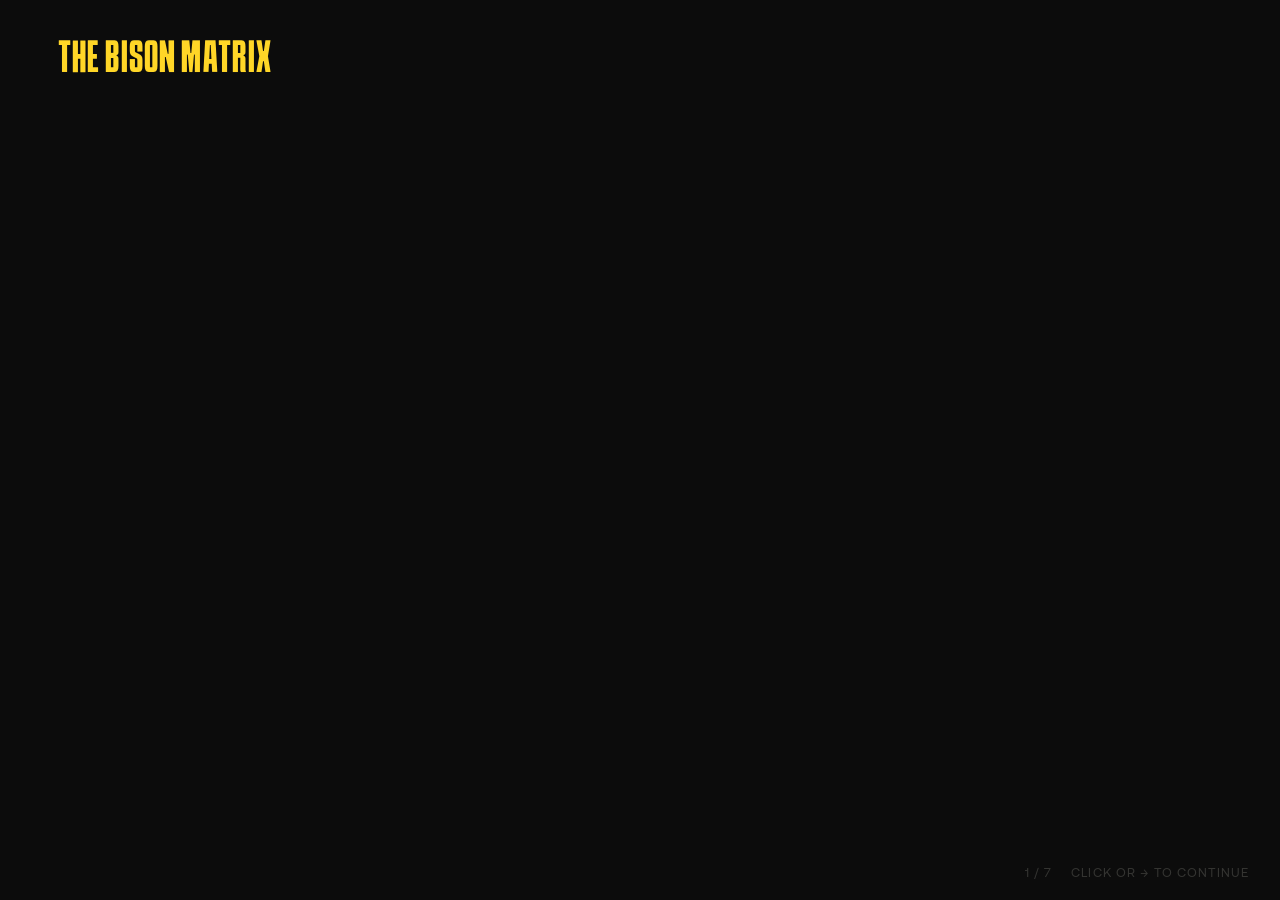
<file: slides/slide-bison-matrix.html>
<!DOCTYPE html>
<html lang="en">
<head>
<meta charset="UTF-8">
<meta name="viewport" content="width=device-width, initial-scale=1">
<title>The Bison Matrix</title>
<style>
@font-face {
  font-family: "Schabo Condensed";
  src: url([data-uri]) format("woff2");
  font-weight: 400;
  font-style: normal;
  font-display: swap;
}
@font-face {
  font-family: "Aeonik";
  src: url([data-uri]) format("woff2");
  font-weight: 400;
  font-style: normal;
  font-display: swap;
}
@font-face {
  font-family: "Aeonik";
  src: url([data-uri]) format("woff2");
  font-weight: 700;
  font-style: normal;
  font-display: swap;
}

:root {
  --black: #0c0c0c;
  --gold: #ffd627;
  --gold-dim: rgba(255, 214, 39, 0.78);
  --white: #fafafa;
  --white-dim: rgba(250, 250, 250, 0.72);
  --grey: #55544c;
  --grey-dim: #39382f;
  --line-grey: #3a3a36;
  --line-white: #e8e8e4;

  --storms: #7fa8d4;
  --storms-dim: rgba(127, 168, 212, 0.76);
  --drift: #c3b587;
  --drift-dim: rgba(195, 181, 135, 0.76);
  --addiction: #d4714f;
  --addiction-dim: rgba(212, 113, 79, 0.76);
}

* { margin: 0; padding: 0; box-sizing: border-box; }

html, body {
  width: 100%;
  height: 100%;
  background: var(--black);
  overflow: hidden;
  font-family: "Aeonik", sans-serif;
}

.stage {
  position: fixed;
  inset: 0;
  display: flex;
  flex-direction: column;
  align-items: center;
  justify-content: center;
  cursor: pointer;
  user-select: none;
  padding: 2vh 2vw;
}

/* ---------- Title ---------- */
.title {
  position: absolute;
  top: 4vh;
  left: 4.5vw;
  font-family: "Schabo Condensed", sans-serif;
  font-size: clamp(22px, 3.1vw, 54px);
  letter-spacing: 0.03em;
  text-transform: uppercase;
  text-align: left;
  color: var(--gold);
  opacity: 0;
  transition: opacity 0.7s ease, color 0.7s ease;
}
.title.is-shown { opacity: 1; }
.title.is-muted { color: var(--grey); }
.title.is-active { color: var(--gold); }

/* ---------- Matrix frame ---------- */
.matrix-wrap {
  position: relative;
  width: min(66vw, 70vh);
  height: min(66vw, 70vh);
  transform: translateY(-5vh);
}

.matrix {
  position: relative;
  width: 100%;
  height: 100%;
  display: grid;
  grid-template-columns: 1fr 1fr;
  grid-template-rows: 1fr 1fr;
}

/* axis lines */
.axis-line {
  position: absolute;
  background: var(--line-white);
  opacity: 0;
  transition: opacity 0.7s ease, background-color 0.7s ease;
}
.axis-x-line {
  left: 0; right: 0; top: 50%;
  height: 2px;
  transform: translateY(-50%);
}
.axis-y-line {
  top: 0; bottom: 0; left: 50%;
  width: 2px;
  transform: translateX(-50%);
}
.axis-line.is-shown { opacity: 1; }
.axis-line.is-active { background-color: var(--line-white); }
.axis-line.is-muted { background-color: var(--line-grey); }

/* axis labels */
.axis-label {
  position: absolute;
  font-family: "Aeonik", sans-serif;
  font-weight: 700;
  font-size: clamp(13px, 1.3vw, 22px);
  letter-spacing: 0.14em;
  text-transform: uppercase;
  color: var(--white);
  white-space: nowrap;
  opacity: 0;
  transition: opacity 0.7s ease, color 0.7s ease;
}
.axis-label.is-shown { opacity: 1; }
.axis-label.is-active { color: var(--white); }
.axis-label.is-muted { color: var(--grey); }

.axis-label-left {
  top: 50%; right: calc(100% + 1.6em);
  transform: translateY(-50%);
  text-align: right;
}
.axis-label-right {
  top: 50%; left: calc(100% + 1.6em);
  transform: translateY(-50%);
}
.axis-label-top {
  left: 50%; bottom: calc(100% + 1em);
  transform: translateX(-50%);
}
.axis-label-bottom {
  left: 50%; top: calc(100% + 1em);
  transform: translateX(-50%);
}

/* quadrants */
.quadrant {
  display: flex;
  flex-direction: column;
  align-items: center;
  justify-content: center;
  text-align: center;
  gap: 0.6em;
  padding: 3vmin 2.5vmin;
}
.q-storms    { grid-column: 1; grid-row: 1; }
.q-agency    { grid-column: 2; grid-row: 1; }
.q-drift     { grid-column: 1; grid-row: 2; }
.q-addiction { grid-column: 2; grid-row: 2; }

.q-label {
  font-family: "Aeonik", sans-serif;
  font-weight: 700;
  font-size: clamp(20px, 2.5vw, 44px);
  letter-spacing: 0.04em;
  text-transform: uppercase;
  opacity: 0;
  transition: opacity 0.7s ease, color 0.7s ease;
}
.q-desc {
  font-family: "Aeonik", sans-serif;
  font-weight: 400;
  font-size: clamp(13px, 1.25vw, 20px);
  line-height: 1.35;
  max-width: 85%;
  opacity: 0;
  transition: opacity 0.7s ease, color 0.7s ease;
}
.quadrant.is-shown .q-label,
.quadrant.is-shown .q-desc { opacity: 1; }

.quadrant.is-active .q-label { color: var(--white); }
.quadrant.is-active .q-desc  { color: var(--white-dim); }
.quadrant.is-muted .q-label  { color: var(--grey); }
.quadrant.is-muted .q-desc   { color: var(--grey-dim); }

.q-agency.is-active .q-label { color: var(--gold); }
.q-agency.is-active .q-desc  { color: var(--gold-dim); }

.q-storms.is-active .q-label    { color: var(--storms); }
.q-storms.is-active .q-desc     { color: var(--storms-dim); }
.q-drift.is-active .q-label     { color: var(--drift); }
.q-drift.is-active .q-desc      { color: var(--drift-dim); }
.q-addiction.is-active .q-label { color: var(--addiction); }
.q-addiction.is-active .q-desc  { color: var(--addiction-dim); }

/* progress + hint */
.chrome {
  position: fixed;
  bottom: 2.2vh;
  right: 2.4vw;
  font-family: "Aeonik", sans-serif;
  font-size: 13px;
  letter-spacing: 0.08em;
  color: #4a4a46;
  opacity: 0.65;
  text-transform: uppercase;
}
.chrome .hint { margin-left: 1.2em; }
</style>
</head>
<body>
  <div class="stage" id="stage">

    <div class="title" data-group="title">THE BISON MATRIX</div>

    <div class="matrix-wrap">
      <div class="matrix">

        <div class="axis-line axis-x-line" data-group="axis-x"></div>
        <div class="axis-line axis-y-line" data-group="axis-y"></div>

        <div class="axis-label axis-label-left"  data-group="axis-x">Involuntary</div>
        <div class="axis-label axis-label-right" data-group="axis-x">Voluntary</div>
        <div class="axis-label axis-label-top"    data-group="axis-y">Discomfort</div>
        <div class="axis-label axis-label-bottom" data-group="axis-y">Comfort</div>

        <div class="quadrant q-storms" data-group="storms">
          <div class="q-label">Storms</div>
          <div class="q-desc">Hardship I didn&rsquo;t choose.</div>
        </div>

        <div class="quadrant q-agency" data-group="agency">
          <div class="q-label">Agency</div>
          <div class="q-desc">Choosing the hard thing on purpose.</div>
        </div>

        <div class="quadrant q-drift" data-group="drift">
          <div class="q-label">The Drift</div>
          <div class="q-desc">Currents that take me places I don&rsquo;t want to go.</div>
        </div>

        <div class="quadrant q-addiction" data-group="addiction">
          <div class="q-label">Addiction</div>
          <div class="q-desc">Choosing cheap, short-term comfort until it chooses me.</div>
        </div>

      </div>
    </div>

  </div>

  <div class="chrome">
    <span id="progress">1 / 7</span>
    <span class="hint" id="hint">click or &rarr; to continue</span>
  </div>

<script>
(function () {
  var STEPS = ['title', 'axis-x', 'storms', 'drift', 'axis-y', 'addiction', 'agency'];
  var current = 0;
  var progressEl = document.getElementById('progress');
  var hintEl = document.getElementById('hint');

  function render() {
    STEPS.forEach(function (key, idx) {
      var els = document.querySelectorAll('[data-group="' + key + '"]');
      var shown = idx <= current;
      var active = idx === current;

      els.forEach(function (el) {
        el.classList.toggle('is-shown', shown);
        el.classList.toggle('is-active', shown && active);
        el.classList.toggle('is-muted', shown && !active);
      });
    });

    progressEl.textContent = (current + 1) + ' / ' + STEPS.length;
    hintEl.style.opacity = current === STEPS.length - 1 ? '0' : '1';
  }

  function next() {
    if (current < STEPS.length - 1) { current++; render(); }
  }
  function prev() {
    if (current > 0) { current--; render(); }
  }

  document.addEventListener('keydown', function (e) {
    if (['ArrowRight', 'ArrowDown', 'PageDown', ' '].indexOf(e.key) !== -1) {
      e.preventDefault(); next();
    } else if (['ArrowLeft', 'ArrowUp', 'PageUp'].indexOf(e.key) !== -1) {
      e.preventDefault(); prev();
    }
  });
  document.getElementById('stage').addEventListener('click', next);

  render();
})();
</script>
</body>
</html>
</file>
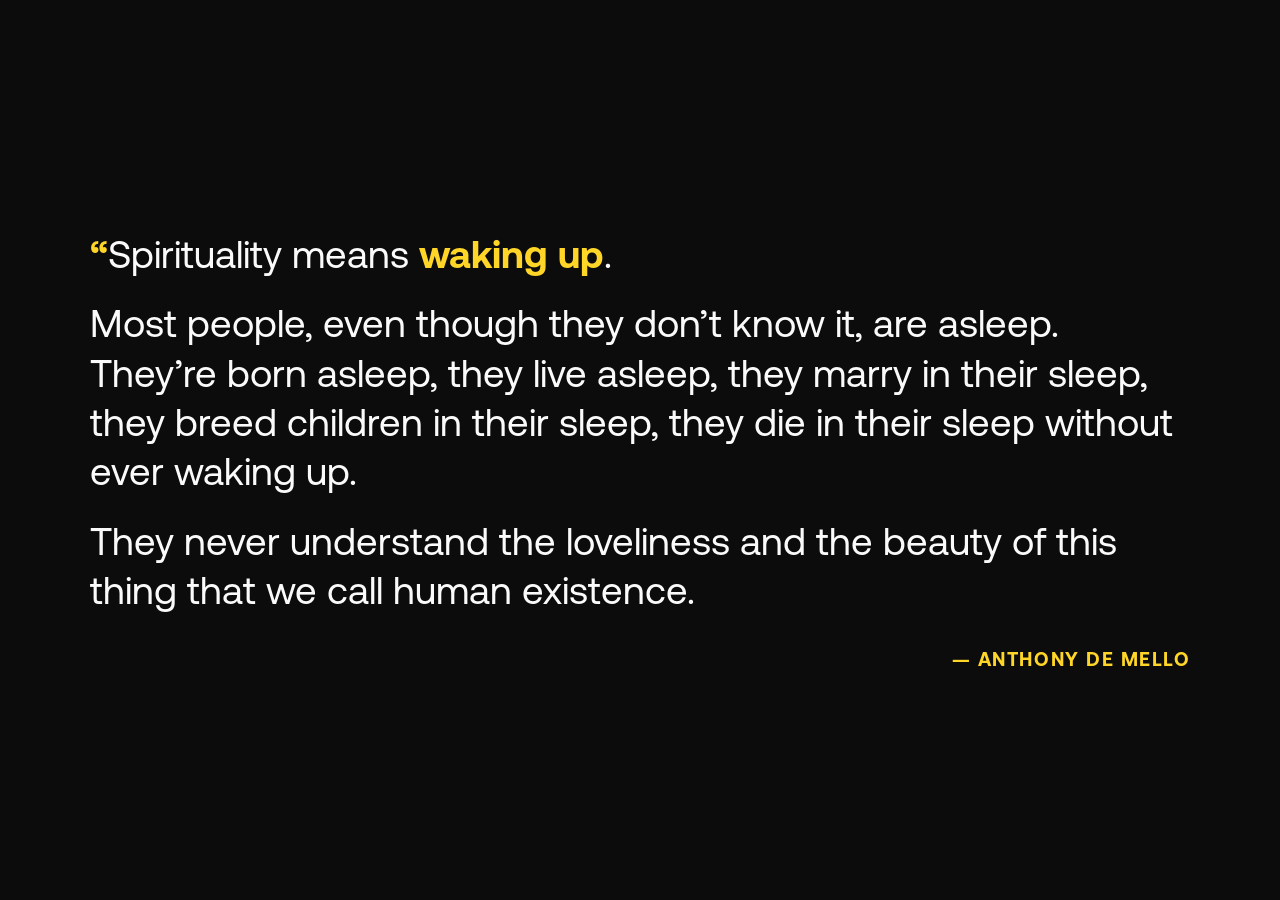
<file: slides/slide-de-mello-quote.html>
<!DOCTYPE html>
<html lang="en">
<head>
<meta charset="UTF-8">
<title>Quote — Anthony de Mello</title>
<link rel="stylesheet" href="fonts.css">
<style>
  :root {
    --gold: #ffd627;
    --black: #0c0c0c;
    --white: #fafafa;
  }
  * { margin: 0; padding: 0; box-sizing: border-box; }
  html, body {
    width: 100vw;
    height: 100vh;
    background: var(--black);
    overflow: hidden;
  }
  .slide {
    position: relative;
    width: 100vw;
    height: 100vh;
    display: flex;
    flex-direction: column;
    justify-content: center;
    align-items: flex-start;
    padding: 2vw 7vw;
  }

  .mark {
    font-weight: 700;
    color: var(--gold);
  }

  .quote {
    font-family: "Aeonik", sans-serif;
    font-weight: 400;
    font-size: clamp(28px, 3vw, 52px);
    line-height: 1.28;
    color: var(--white);
    max-width: 86vw;
  }

  .quote p {
    margin-bottom: 1.6vw;
  }

  .quote p:last-of-type {
    margin-bottom: 0;
  }

  .quote em {
    font-style: normal;
    font-weight: 700;
    color: var(--gold);
  }

  .attribution {
    margin-top: 2.6vw;
    align-self: flex-end;
    font-family: "Aeonik", sans-serif;
    font-weight: 700;
    font-size: clamp(18px, 1.5vw, 26px);
    letter-spacing: 0.08em;
    color: var(--gold);
    text-transform: uppercase;
  }
</style>
</head>
<body>
  <div class="slide">
    <div class="quote">
      <p><span class="mark">&ldquo;</span>Spirituality means <em>waking up</em>.</p>
      <p>Most people, even though they don&rsquo;t know it, are asleep. They&rsquo;re born asleep, they live asleep, they marry in their sleep, they breed children in their sleep, they die in their sleep without ever waking&nbsp;up.</p>
      <p>They never understand the loveliness and the beauty of this thing that we call human existence.</p>
    </div>
    <div class="attribution">&mdash; Anthony de Mello</div>
  </div>
</body>
</html>
</file>
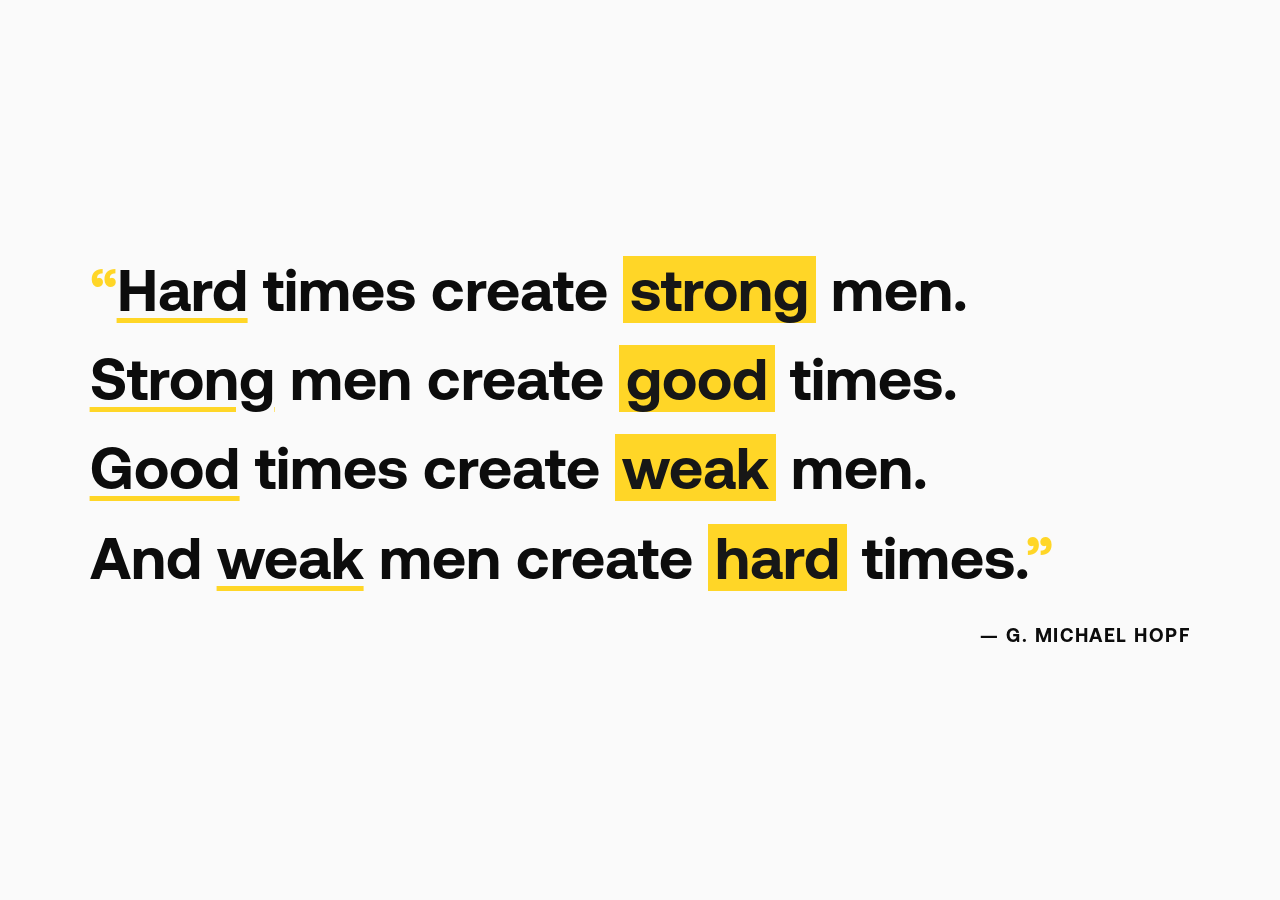
<file: slides/slide-hopf-quote.html>
<!DOCTYPE html>
<html lang="en">
<head>
<meta charset="UTF-8">
<title>Quote — G. Michael Hopf</title>
<link rel="stylesheet" href="fonts.css">
<style>
  :root {
    --gold: #ffd627;
    --black: #0c0c0c;
    --white: #fafafa;
  }
  * { margin: 0; padding: 0; box-sizing: border-box; }
  html, body {
    width: 100vw;
    height: 100vh;
    background: var(--white);
    overflow: hidden;
  }
  .slide {
    position: relative;
    width: 100vw;
    height: 100vh;
    display: flex;
    flex-direction: column;
    justify-content: center;
    align-items: flex-start;
    padding: 2vw 7vw;
  }

  .mark {
    font-weight: 700;
    color: var(--gold);
  }

  .quote {
    font-family: "Aeonik", sans-serif;
    font-weight: 700;
    font-size: clamp(34px, 4.6vw, 80px);
    line-height: 1.22;
    color: var(--black);
    max-width: 86vw;
  }

  .quote p {
    margin-bottom: 0.3em;
  }

  .quote p:last-of-type {
    margin-bottom: 0;
  }

  .quote em {
    font-style: normal;
    font-weight: 700;
    color: #171717;
    background: var(--gold);
    padding: 0 0.12em;
    box-decoration-break: clone;
    -webkit-box-decoration-break: clone;
  }

  .quote .cause {
    font-style: normal;
    font-weight: 700;
    color: var(--black);
    text-decoration: underline;
    text-decoration-color: var(--gold);
    text-decoration-thickness: 0.09em;
    text-underline-offset: 0.12em;
  }

  .attribution {
    margin-top: 1.6em;
    align-self: flex-end;
    font-family: "Aeonik", sans-serif;
    font-weight: 700;
    font-size: clamp(18px, 1.5vw, 26px);
    letter-spacing: 0.08em;
    color: var(--black);
    text-transform: uppercase;
  }
</style>
</head>
<body>
  <div class="slide">
    <div class="quote">
      <p><span class="mark">&ldquo;</span><span class="cause">Hard</span> times create <em>strong</em> men.</p>
      <p><span class="cause">Strong</span> men create <em>good</em> times.</p>
      <p><span class="cause">Good</span> times create <em>weak</em> men.</p>
      <p>And <span class="cause">weak</span> men create <em>hard</em> times.<span class="mark">&rdquo;</span></p>
    </div>
    <div class="attribution">&mdash; G. Michael Hopf</div>
  </div>
</body>
</html>
</file>
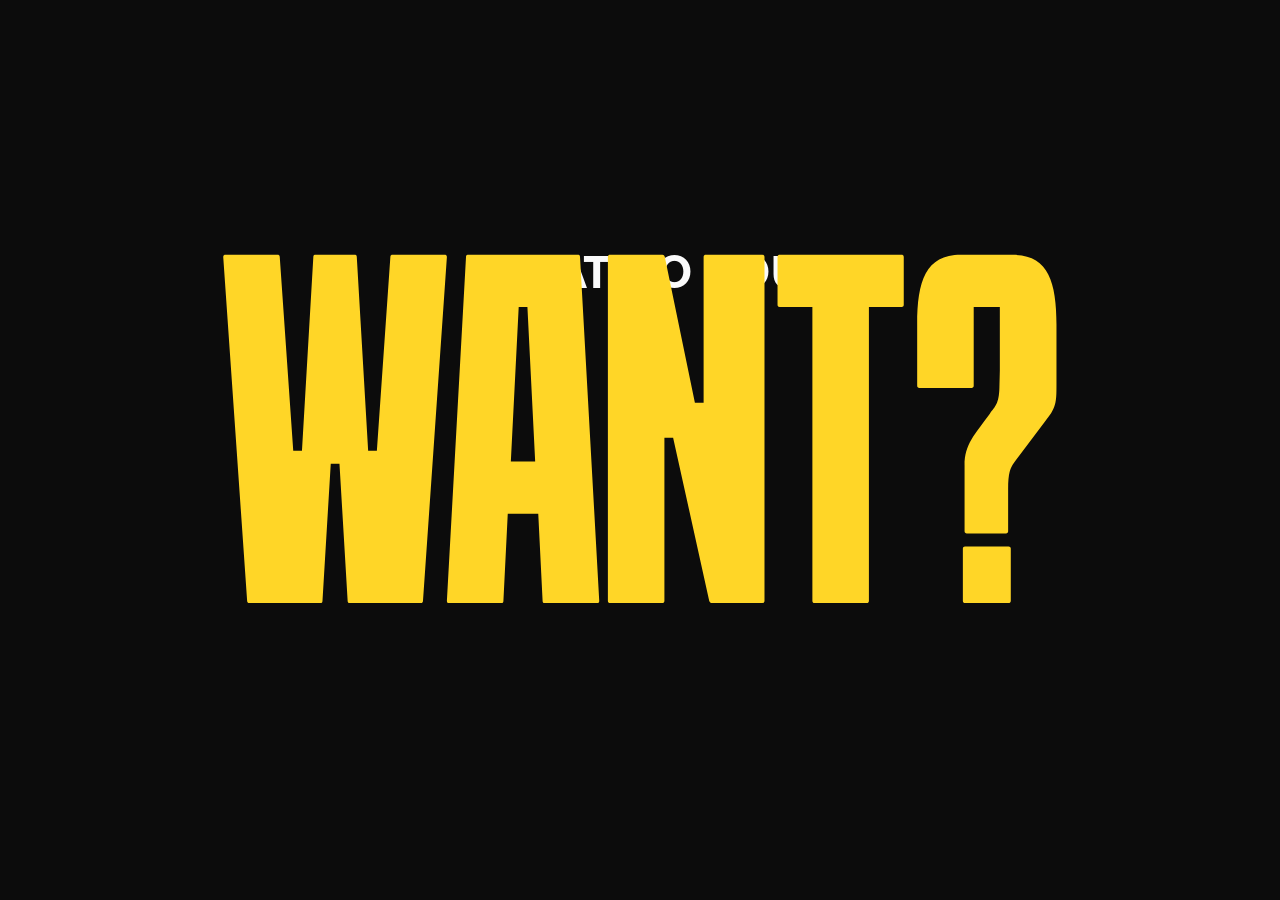
<file: slides/slide-what-do-you-want.html>
<!DOCTYPE html>
<html lang="en">
<head>
<meta charset="UTF-8">
<title>MWOD — What Do You Want?</title>
<link rel="stylesheet" href="fonts.css">
<style>
  :root {
    --gold: #ffd627;
    --black: #0c0c0c;
    --white: #fafafa;
  }
  * { margin: 0; padding: 0; box-sizing: border-box; }
  html, body {
    width: 100vw;
    height: 100vh;
    background: var(--black);
    overflow: hidden;
  }
  .slide {
    position: relative;
    width: 100vw;
    height: 100vh;
    display: flex;
    flex-direction: column;
    justify-content: center;
    align-items: center;
    padding: 4vw;
  }

  .headline {
    position: relative;
    z-index: 2;
    font-family: "Aeonik", sans-serif;
    font-weight: 700;
    font-size: clamp(28px, 3.6vw, 72px);
    line-height: 1;
    letter-spacing: 0.02em;
    color: var(--white);
    text-transform: uppercase;
    text-align: center;
  }

  .want {
    position: relative;
    z-index: 2;
    font-family: "Schabo Condensed", sans-serif;
    font-weight: 400;
    font-size: clamp(180px, 34vw, 720px);
    line-height: 0.82;
    letter-spacing: -0.01em;
    color: var(--gold);
    text-transform: uppercase;
    text-align: center;
    white-space: nowrap;
  }

</style>
</head>
<body>
  <div class="slide">
    <div class="headline">What do you</div>
    <div class="want">WANT?</div>
  </div>
</body>
</html>
</file>
<file: slides/fonts.css>
@font-face {
  font-family: "Schabo Condensed";
  src: url("fonts/SCHABO-Condensed.woff2") format("woff2");
  font-weight: 400;
  font-style: normal;
  font-display: swap;
}
@font-face {
  font-family: "Aeonik";
  src: url("fonts/Aeonik-Regular.woff2") format("woff2");
  font-weight: 400;
  font-style: normal;
  font-display: swap;
}
@font-face {
  font-family: "Aeonik";
  src: url("fonts/Aeonik-Bold.woff2") format("woff2");
  font-weight: 700;
  font-style: normal;
  font-display: swap;
}
</file>
